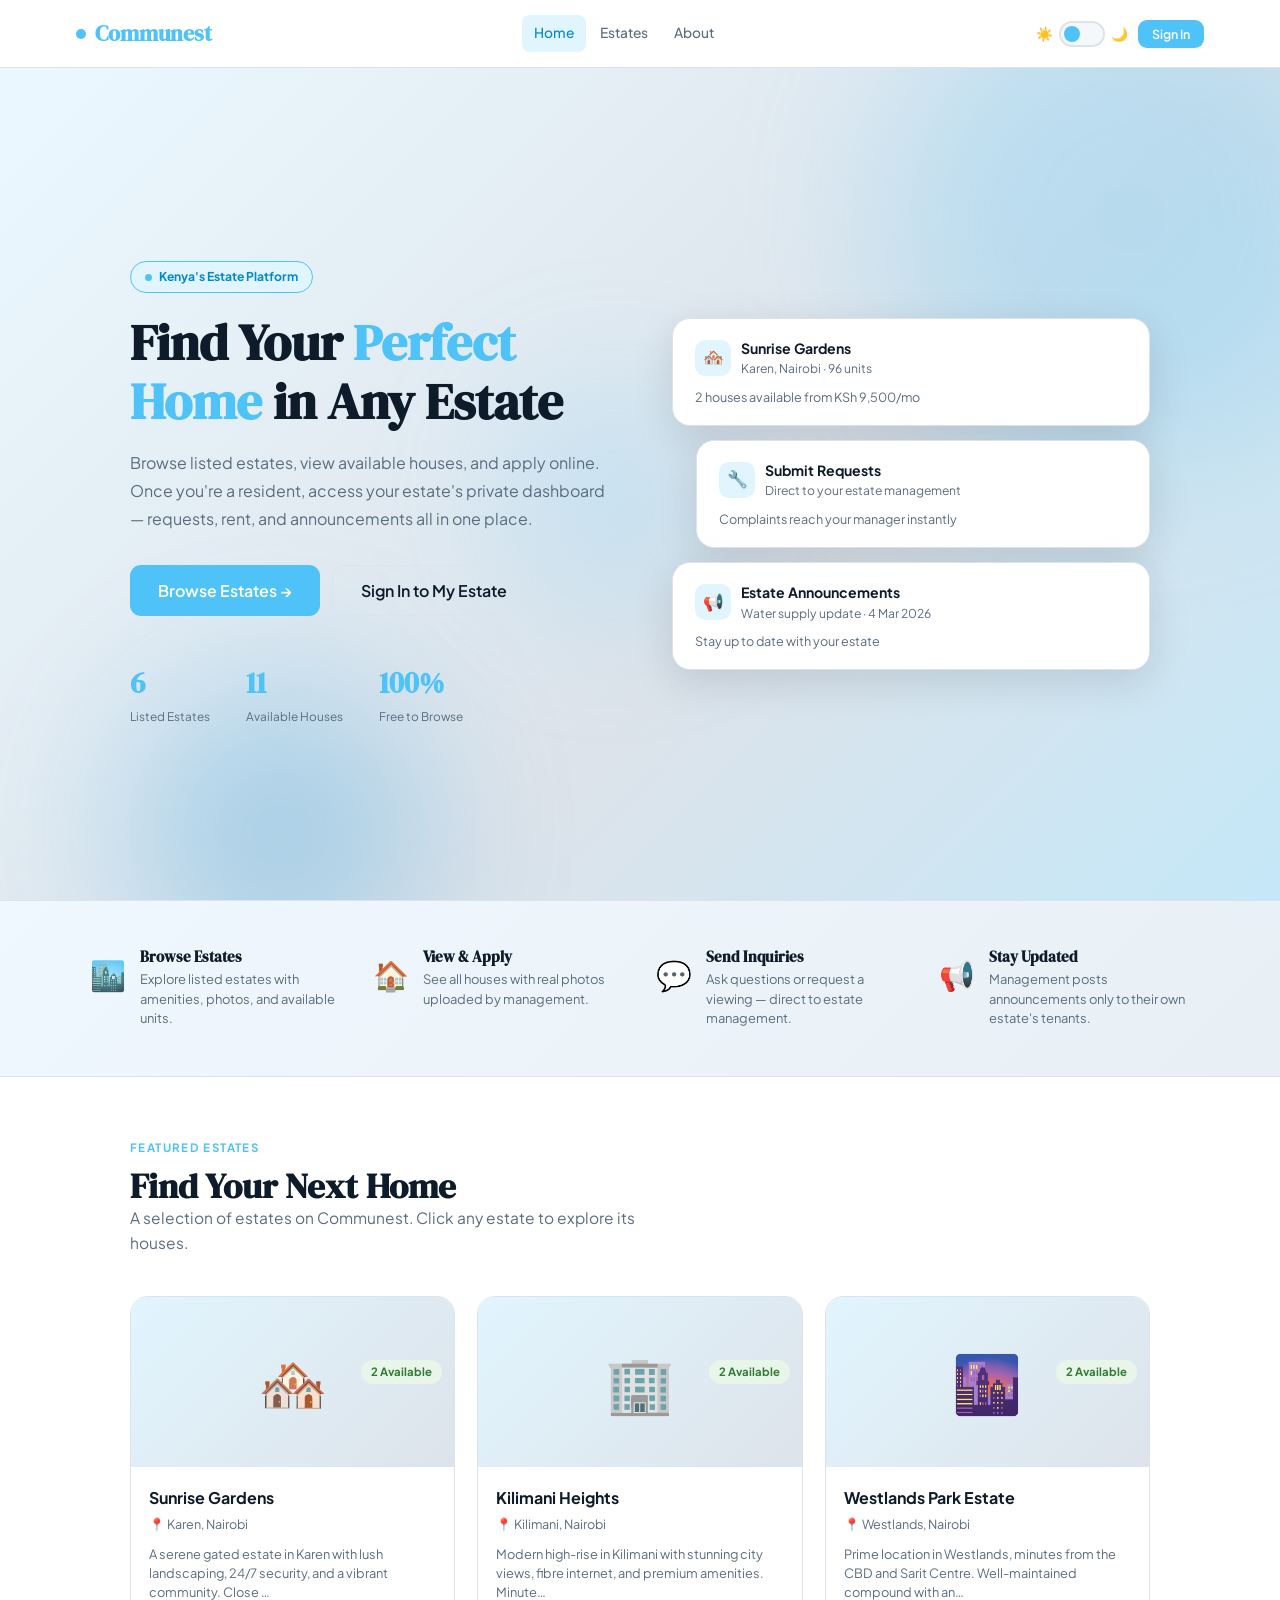
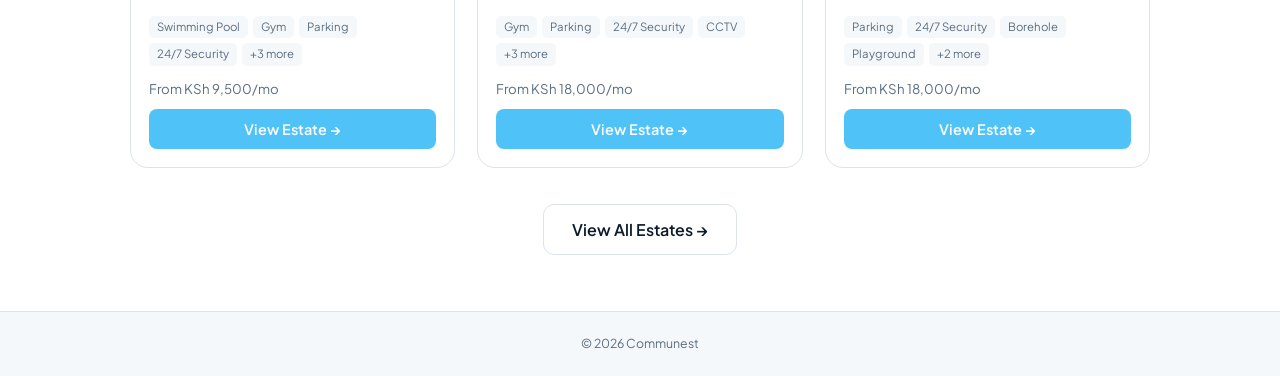
<file: communest.html>
<!DOCTYPE html>
<html lang="en" data-theme="light">
<head>
  <meta charset="UTF-8" />
  <meta name="viewport" content="width=device-width, initial-scale=1.0" />
  <title>Communest — Digital Estate Management</title>
  <link rel="preconnect" href="https://fonts.googleapis.com" />
  <link rel="preconnect" href="https://fonts.gstatic.com" crossorigin />
  <link href="https://fonts.googleapis.com/css2?family=Plus+Jakarta+Sans:ital,wght@0,300;0,400;0,500;0,600;0,700;0,800;1,400&family=DM+Serif+Display:ital@0;1&display=swap" rel="stylesheet" />
  <link rel="stylesheet" href="communest.css" />
</head>
<body>

<!-- ═══════════════════════════════════════════
     NAVBAR
═══════════════════════════════════════════ -->
<nav id="navbar">
  <div class="nav-container">
    <a class="nav-logo" href="#" onclick="showPage('home');return false;">
      <div class="logo-mark"></div>
      <strong>Communest</strong>
    </a>
    <div class="nav-links" id="navLinks">
      <a class="nav-link active" data-page="home"    href="#">Home</a>
      <a class="nav-link"        data-page="estates" href="#">Estates</a>
      <a class="nav-link"        data-page="about"   href="#">About</a>
    </div>
    <div class="nav-actions">
      <div class="theme-toggle-wrap">
        <span class="t-sun">☀️</span>
        <button class="theme-toggle" id="themeToggle" aria-label="Toggle theme">
          <div class="toggle-thumb"></div>
        </button>
        <span class="t-moon">🌙</span>
      </div>
      <button class="btn btn-sm nav-cta" id="navSignInBtn" onclick="openModal('authModal')">Sign In</button>
      <button class="hamburger" id="hamburger"><span></span><span></span><span></span></button>
    </div>
  </div>
</nav>


<!-- ═══════════════════════════════════════════
     HOME PAGE
═══════════════════════════════════════════ -->
<section id="page-home" class="page active">

  <div class="hero">
    <div class="hero-shapes">
      <div class="hs hs-1"></div>
      <div class="hs hs-2"></div>
      <div class="hs hs-3"></div>
    </div>
    <div class="hero-inner">
      <div class="hero-text">
        <div class="hero-badge"><div class="badge-pulse"></div> Kenya's Estate Platform</div>
        <h1>Find Your <em>Perfect Home</em> in Any Estate</h1>
        <p>Browse listed estates, view available houses, and apply online. Once you're a resident, access your estate's private dashboard — requests, rent, and announcements all in one place.</p>
        <div class="hero-btns">
          <button class="btn btn-primary btn-lg" onclick="showPage('estates')">Browse Estates →</button>
          <button class="btn btn-outline btn-lg" onclick="openModal('authModal')">Sign In to My Estate</button>
        </div>
        <div class="hero-stats">
          <div class="hstat"><span class="hstat-num" id="heroEstateCount">6</span><span class="hstat-lbl">Listed Estates</span></div>
          <div class="hstat"><span class="hstat-num" id="heroHouseCount">0</span><span class="hstat-lbl">Available Houses</span></div>
          <div class="hstat"><span class="hstat-num">100%</span><span class="hstat-lbl">Free to Browse</span></div>
        </div>
      </div>
      <div class="hero-cards">
        <div class="fcard fcard-1">
          <div class="fcard-row">
            <div class="fcard-icon">🏘️</div>
            <div class="fcard-info"><b>Sunrise Gardens</b><span>Karen, Nairobi · 96 units</span></div>
          </div>
          <p>2 houses available from KSh 9,500/mo</p>
        </div>
        <div class="fcard fcard-2">
          <div class="fcard-row">
            <div class="fcard-icon">🔧</div>
            <div class="fcard-info"><b>Submit Requests</b><span>Direct to your estate management</span></div>
          </div>
          <p>Complaints reach your manager instantly</p>
        </div>
        <div class="fcard fcard-3">
          <div class="fcard-row">
            <div class="fcard-icon">📢</div>
            <div class="fcard-info"><b>Estate Announcements</b><span>Water supply update · 4 Mar 2026</span></div>
          </div>
          <p>Stay up to date with your estate</p>
        </div>
      </div>
    </div>
  </div>

  <div class="features-band">
    <div class="features-band-inner">
      <div class="feat-item"><span>🏙️</span><div><h4>Browse Estates</h4><p>Explore listed estates with amenities, photos, and available units.</p></div></div>
      <div class="feat-item"><span>🏠</span><div><h4>View & Apply</h4><p>See all houses with real photos uploaded by management.</p></div></div>
      <div class="feat-item"><span>💬</span><div><h4>Send Inquiries</h4><p>Ask questions or request a viewing — direct to estate management.</p></div></div>
      <div class="feat-item"><span>📢</span><div><h4>Stay Updated</h4><p>Management posts announcements only to their own estate's tenants.</p></div></div>
    </div>
  </div>

  <div class="wrap">
    <div class="pg-hdr">
      <div class="pg-tag">Featured Estates</div>
      <h2>Find Your Next Home</h2>
      <p>A selection of estates on Communest. Click any estate to explore its houses.</p>
    </div>
    <div class="houses-grid" id="homeEstatesGrid"></div>
    <div style="text-align:center;margin-top:36px">
      <button class="btn btn-outline btn-lg" onclick="showPage('estates')">View All Estates →</button>
    </div>
  </div>

  <footer class="site-footer">© 2026 Communest</footer>
</section>


<!-- ═══════════════════════════════════════════
     ESTATES DIRECTORY  (with sidebar)
═══════════════════════════════════════════ -->
<section id="page-estates" class="page page-dash">
  <div class="dash-layout">

    <!-- Estates Sidebar -->
    <aside class="dash-sidebar">
      <div class="sb-brand">
        <div class="sb-logo">Estates</div>
        <div class="sb-role">Directory</div>
      </div>
      <nav class="sb-nav">
        <span class="sb-lbl">BROWSE</span>
        <button class="si active" data-estates-filter="all">🏙️ All Estates</button>
        <button class="si" data-estates-filter="available">✅ Has Availability</button>
        <button class="si" data-estates-filter="new">🆕 Newly Listed</button>

        <span class="sb-lbl">BY LOCATION</span>
        <button class="si" data-estates-loc="Karen">📍 Karen</button>
        <button class="si" data-estates-loc="Kilimani">📍 Kilimani</button>
        <button class="si" data-estates-loc="Westlands">📍 Westlands</button>
        <button class="si" data-estates-loc="Ngong Road">📍 Ngong Road</button>
        <button class="si" data-estates-loc="Lavington">📍 Lavington</button>
        <button class="si" data-estates-loc="Thika Road">📍 Thika Road</button>

        <span class="sb-lbl">MANAGE</span>
        <button class="si" onclick="openModal('listEstateModal')">➕ List Your Estate</button>

        <span class="sb-lbl">ACCOUNT</span>
        <button class="si" id="estDirSignInBtn" onclick="openModal('authModal')">🔑 Sign In</button>
        <button class="si si-back" onclick="showPage('home')" style="margin-top:8px">← Home</button>
      </nav>
    </aside>

    <!-- Estates Main Content -->
    <div class="dash-main">
      <div class="dp-hdr" style="margin-bottom:20px">
        <div>
          <h2 id="estDirTitle">All Listed Estates</h2>
          <div id="estDirSubtitle" style="font-size:.83rem;color:var(--text-3);margin-top:3px">Browse and click any estate to explore</div>
        </div>
      </div>
      <div class="filter-bar" style="margin-bottom:24px">
        <input class="input" id="estateSearch" placeholder="🔍 Search by name or location…" oninput="renderEstatesDirectory()" style="flex:1;min-width:180px;max-width:none" />
      </div>
      <div class="houses-grid" id="estatesDirectoryGrid"></div>
    </div>

  </div>
  <footer class="site-footer">© 2026 Communest</footer>
</section>


<!-- ═══════════════════════════════════════════
     ABOUT PAGE
═══════════════════════════════════════════ -->
<section id="page-about" class="page">

  <!-- About Hero -->
  <div style="background:var(--hero-grad);padding:80px 40px 60px;transition:background .35s">
    <div style="max-width:900px;margin:0 auto;display:grid;grid-template-columns:1fr 1fr;gap:60px;align-items:center" class="about-hero-grid">
      <div>
        <div class="pg-tag">About Communest</div>
        <h1 style="margin-bottom:16px">Built for Kenyan <em style="color:var(--sky);font-style:normal">Estates</em></h1>
        <p style="font-size:1rem;line-height:1.8;margin-bottom:28px">Communest is a digital platform bridging the gap between estate management and residents in Kenya. We provide a transparent, efficient space for listing estates, managing tenants, and resolving issues — all in one place.</p>
        <div class="hero-btns">
          <button class="btn btn-primary btn-lg" onclick="showPage('estates')">Browse Estates →</button>
          <button class="btn btn-outline btn-lg" onclick="openModal('listEstateModal')">List Your Estate</button>
        </div>
      </div>
      <div class="about-panel">
        <div class="abox">
          <span class="abox-lbl">Platform Stats</span>
          <div style="display:grid;grid-template-columns:1fr 1fr;gap:14px;margin-top:10px">
            <div style="text-align:center;padding:16px;background:var(--bg-2);border-radius:10px">
              <div style="font-family:'DM Serif Display',serif;font-size:2rem;color:var(--sky)" id="aboutEstCount">6</div>
              <div style="font-size:.74rem;color:var(--text-3)">Listed Estates</div>
            </div>
            <div style="text-align:center;padding:16px;background:var(--bg-2);border-radius:10px">
              <div style="font-family:'DM Serif Display',serif;font-size:2rem;color:var(--sky)" id="aboutHouseCount">0</div>
              <div style="font-size:.74rem;color:var(--text-3)">Available Houses</div>
            </div>
            <div style="text-align:center;padding:16px;background:var(--bg-2);border-radius:10px">
              <div style="font-family:'DM Serif Display',serif;font-size:2rem;color:var(--sky)">2025</div>
              <div style="font-size:.74rem;color:var(--text-3)">Founded</div>
            </div>
            <div style="text-align:center;padding:16px;background:var(--bg-2);border-radius:10px">
              <div style="font-family:'DM Serif Display',serif;font-size:2rem;color:var(--sky)">NBI</div>
              <div style="font-size:.74rem;color:var(--text-3)">Nairobi, Kenya</div>
            </div>
          </div>
        </div>
        <div class="abox abox-sky">
          <span class="abox-lbl">Our Mission</span>
          <p style="color:#fff;font-size:.88rem;line-height:1.65">To make estate management transparent, efficient, and accessible to every landlord and tenant across Kenya.</p>
        </div>
      </div>
    </div>
  </div>

  <!-- Establishment & History -->
  <div class="wrap">
    <div class="about-layout">
      <div>
        <div class="pg-tag">Establishment & History</div>
        <h2 style="margin-bottom:20px">How Communest Came to Be</h2>
        <p class="about-desc">Communest was conceived in 2024 by Kipngeno Shammah Kiplangat, a student at Pioneer International University pursuing a Bachelor of Information Technology, under the supervision of Dr. Odoyo. The platform emerged from a clear need observed across Nairobi's rapidly growing residential estate sector.</p>
        <p class="about-desc">Estate managers were drowning in paper-based systems — handwritten rent receipts, physical complaint books, and phone call chains for announcements. Tenants had no central place to track their lease, payments, or submit issues. The digital divide between management and residents was costing time, money, and trust.</p>
        <p class="about-desc">Communest was built to close that gap: a single digital space where an estate can exist online, where outsiders can browse and apply, and where tenants can manage their residency transparently.</p>

        <div class="about-feats" style="margin-top:32px">
          <div class="af"><div class="af-icon">📅</div><div><h4>2024 — Concept & Research</h4><p>Identified the gap in Kenya's estate management landscape through field research in Nairobi's residential areas.</p></div></div>
          <div class="af"><div class="af-icon">🖥️</div><div><h4>2025 — Development Begins</h4><p>Platform development begins at Pioneer International University as a final-year BIT project under academic supervision.</p></div></div>
          <div class="af"><div class="af-icon">🚀</div><div><h4>2026 — Platform Launch</h4><p>Communest goes live with 6 seed estates, full tenant management, photo galleries, and public inquiry features.</p></div></div>
        </div>
      </div>

      <div class="about-panel">
        <div class="abox">
          <span class="abox-lbl">Legal & Compliance</span>
          <div class="about-feats" style="margin-top:8px">
            <div class="af"><div class="af-icon">📜</div><div><h4>Title Deeds</h4><p>All estates listed on Communest are encouraged to register their title deed reference numbers for transparency. These are displayed on the estate's About page for prospective tenants to verify ownership through the Lands Registry.</p></div></div>
            <div class="af"><div class="af-icon">🏛️</div><div><h4>Land Registration Act, 2012</h4><p>Communest operates in alignment with Kenya's Land Registration Act, 2012, which governs ownership, transfer, and leasing of land and residential property across the country.</p></div></div>
            <div class="af"><div class="af-icon">🤝</div><div><h4>Tenancy Agreements</h4><p>Management teams are required to maintain formal lease agreements with all tenants. Communest stores lease start and end dates, monthly rent, and unit details digitally.</p></div></div>
            <div class="af"><div class="af-icon">🔒</div><div><h4>Data Privacy</h4><p>Tenant data is scoped strictly to their estate. No personal information is shared across estates or made public. Management can only access data for their own registered estate.</p></div></div>
          </div>
        </div>
      </div>
    </div>

    <!-- How it works -->
    <div style="margin-top:72px">
      <div class="pg-hdr" style="text-align:center;max-width:600px;margin:0 auto 48px">
        <div class="pg-tag">How It Works</div>
        <h2>Simple for Everyone</h2>
        <p>Whether you're looking for a home, managing an estate, or already a tenant — Communest has a clear flow for you.</p>
      </div>
      <div style="display:grid;grid-template-columns:repeat(3,1fr);gap:24px" class="how-grid">
        <div class="abox" style="text-align:center;padding:32px 24px">
          <div style="font-size:2.8rem;margin-bottom:16px">🏙️</div>
          <h4 style="margin-bottom:10px;font-family:'DM Serif Display',serif;font-size:1.1rem">1. Browse</h4>
          <p style="font-size:.85rem;line-height:1.6">Explore all listed estates, filter by location, view photos, and browse available houses at your own pace — no sign-in required.</p>
        </div>
        <div class="abox" style="text-align:center;padding:32px 24px">
          <div style="font-size:2.8rem;margin-bottom:16px">📋</div>
          <h4 style="margin-bottom:10px;font-family:'DM Serif Display',serif;font-size:1.1rem">2. Apply</h4>
          <p style="font-size:.85rem;line-height:1.6">Found a house you like? Submit an application directly. The estate's management team reviews it and assigns you a unit upon approval.</p>
        </div>
        <div class="abox" style="text-align:center;padding:32px 24px">
          <div style="font-size:2.8rem;margin-bottom:16px">🏠</div>
          <h4 style="margin-bottom:10px;font-family:'DM Serif Display',serif;font-size:1.1rem">3. Manage</h4>
          <p style="font-size:.85rem;line-height:1.6">Once connected, sign in to your estate's dashboard to pay rent, submit requests, view announcements, and manage your lease — all in one place.</p>
        </div>
      </div>
    </div>

    <!-- Developer -->
    <div style="margin-top:72px">
      <div class="about-layout">
        <div class="about-panel">
          <div class="abox abox-sky">
            <span class="abox-lbl">Developer</span>
            <div class="dev-name">Kipngeno Shammah Kiplangat</div>
            <div class="dev-meta">BIT/0935/2022 · Bachelor of Information Technology</div>
            <div class="dev-meta" style="margin-top:6px">Pioneer International University · Supervised by Dr. Odoyo</div>
          </div>
          <div class="abox">
            <span class="abox-lbl">Technology Stack</span>
            <div class="chip-row" style="margin-top:8px">
              <span class="chip chip-blue">HTML5</span>
              <span class="chip chip-blue">CSS3</span>
              <span class="chip chip-blue">Vanilla JavaScript</span>
              <span class="chip chip-blue">Plus Jakarta Sans</span>
              <span class="chip chip-blue">DM Serif Display</span>
            </div>
          </div>
          <div class="abox">
            <span class="abox-lbl">Key Features</span>
            <div class="chip-row" style="margin-top:8px">
              <span class="chip chip-green">Multi-Estate Isolation</span>
              <span class="chip chip-green">Tenant Dashboard</span>
              <span class="chip chip-green">Photo Galleries</span>
              <span class="chip chip-green">Lease Management</span>
              <span class="chip chip-green">Public Inquiries</span>
              <span class="chip chip-green">Dark / Light Mode</span>
            </div>
          </div>
        </div>
        <div>
          <div class="pg-tag">Academic Context</div>
          <h2 style="margin-bottom:20px">A Final-Year Project with Real-World Impact</h2>
          <p class="about-desc">Communest is submitted as a final-year project for the Bachelor of Information Technology degree at Pioneer International University, Nairobi. The project addresses real systemic issues in Kenya's residential property management sector.</p>
          <p class="about-desc">The platform demonstrates full-stack web development capabilities: multi-user authentication, role-based access control, estate-scoped data isolation, file uploads for photo galleries, and a responsive mobile-first design — all built without backend infrastructure, using the browser as a runtime environment.</p>
          <p class="about-desc">The goal was to produce not just a functional prototype, but a deployable product that could genuinely serve Kenyan estate managers and their tenants from day one.</p>
          <div class="about-feats" style="margin-top:28px">
            <div class="af"><div class="af-icon">🎓</div><div><h4>Academic Supervisor</h4><p>Dr. Odoyo · Pioneer International University · Nairobi, Kenya</p></div></div>
            <div class="af"><div class="af-icon">📧</div><div><h4>Contact Developer</h4><p>Available through Pioneer International University for queries regarding the platform.</p></div></div>
          </div>
        </div>
      </div>
    </div>
  </div>

  <footer class="site-footer">© 2026 Communest</footer>
</section>


<!-- ═══════════════════════════════════════════
     ESTATE PAGE — each estate's own space
═══════════════════════════════════════════ -->
<section id="page-estate" class="page page-dash">
  <div class="dash-layout">

    <!-- Sidebar -->
    <aside class="dash-sidebar">
      <div class="sb-brand">
        <div class="sb-logo" id="estateSidebarName">Estate</div>
        <div class="sb-role" id="estateSidebarRole">Public View</div>
      </div>
      <nav class="sb-nav">

        <span class="sb-lbl">EXPLORE</span>
        <button class="si active" data-panel="ep-houses">🏠 Available Houses</button>
        <button class="si"        data-panel="ep-about">ℹ️ About This Estate</button>
        <button class="si"        data-panel="ep-inquire">💬 Send Inquiry</button>

        <div id="tenantNav" style="display:none">
          <span class="sb-lbl">MY ESTATE</span>
          <button class="si" data-panel="ep-overview">📊 Overview</button>
          <button class="si" data-panel="ep-requests">🔧 My Requests</button>
          <button class="si" data-panel="ep-announcements">📢 Announcements</button>
          <button class="si" data-panel="ep-rent">💳 Rent & Payments</button>
          <button class="si" data-panel="ep-lease">📄 My Lease</button>
        </div>

        <div id="mgmtNav" style="display:none">
          <span class="sb-lbl">MANAGEMENT</span>
          <button class="si" data-panel="ep-mgmt-overview">📊 Overview</button>
          <button class="si" data-panel="ep-mgmt-requests">🔧 Tenant Requests</button>
          <button class="si" data-panel="ep-mgmt-announcements">📢 Announcements</button>
          <button class="si" data-panel="ep-mgmt-tenants">👥 My Tenants</button>
          <button class="si" data-panel="ep-mgmt-applications">📋 Applications</button>
          <button class="si" data-panel="ep-mgmt-houses">🏠 Manage Houses</button>
          <button class="si" data-panel="ep-mgmt-photos">🖼️ Estate Photos</button>
          <button class="si" data-panel="ep-mgmt-inquiries">💬 Inquiries</button>
        </div>

        <span class="sb-lbl">ACCOUNT</span>
        <div id="sidebarSignIn">
          <button class="si" onclick="openModal('authModal')">🔑 Sign In to My Estate</button>
        </div>
        <div id="sidebarUser" style="display:none">
          <button class="si" id="sidebarUserName" style="cursor:default;opacity:.7;pointer-events:none"></button>
          <button class="si si-back" onclick="doSignout()">← Sign Out</button>
        </div>
        <button class="si si-back" onclick="showPage('estates')" style="margin-top:8px">← Back to Estates</button>

      </nav>
    </aside>

    <!-- Main content -->
    <div class="dash-main">

      <!-- PUBLIC: Available Houses -->
      <div class="dp active" id="ep-houses">
        <div class="dp-hdr">
          <div>
            <h2>Available Houses</h2>
            <div id="epHousesSubtitle" style="font-size:.83rem;color:var(--text-3);margin-top:3px"></div>
          </div>
        </div>
        <div class="houses-grid" id="estateHousesGrid"></div>
      </div>

      <!-- PUBLIC: About This Estate -->
      <div class="dp" id="ep-about">
        <div class="dp-hdr"><h2>About This Estate</h2></div>
        <div id="epAboutContent"></div>
      </div>

      <!-- PUBLIC: Send Inquiry -->
      <div class="dp" id="ep-inquire">
        <div class="dp-hdr"><h2>Send an Inquiry</h2></div>
        <div class="inq-layout">
          <div>
            <p style="margin-bottom:24px;font-size:.95rem;line-height:1.75;color:var(--text-3)">Have a question about this estate? Want to arrange a viewing or check availability? Send a message directly to the management team.</p>
            <div class="contact-form-card">
              <div class="form-row">
                <div class="form-group"><label>Your Name</label><input class="input" id="inqName" placeholder="Full name" /></div>
                <div class="form-group"><label>Phone</label><input class="input" id="inqPhone" placeholder="+254 7XX XXX XXX" /></div>
              </div>
              <div class="form-group"><label>Email</label><input class="input" id="inqEmail" type="email" placeholder="your@email.com" /></div>
              <div class="form-group"><label>Subject</label>
                <select class="select" id="inqSubject">
                  <option>General Inquiry</option>
                  <option>Request a Viewing</option>
                  <option>Ask About Availability</option>
                  <option>Ask About Rent / Pricing</option>
                  <option>Other</option>
                </select>
              </div>
              <div class="form-group"><label>Message</label>
                <textarea class="textarea" id="inqMessage" rows="5" placeholder="Write your message here…"></textarea>
              </div>
              <button class="btn btn-primary btn-full" onclick="submitInquiry()">Send to Management →</button>
            </div>
            <div id="inqSuccessBanner" style="display:none" class="inq-success">
              <span>✅</span>
              <div><strong>Inquiry sent!</strong><p>The management team will respond within 24 hours.</p></div>
            </div>
          </div>
          <div id="epInquireContactInfo"></div>
        </div>
      </div>

      <!-- TENANT: Overview -->
      <div class="dp" id="ep-overview">
        <div class="dp-hdr">
          <div>
            <h2 id="tenantWelcome">Welcome back 👋</h2>
            <div id="tenantUnitTag" style="font-size:.83rem;color:var(--text-3);margin-top:3px"></div>
          </div>
          <span class="chip chip-green">Active Tenant</span>
        </div>
        <div class="stats-grid" id="tenantStats"></div>
        <div class="dp-section-lbl">Latest Announcements from Management</div>
        <div class="ann-list" id="tenantAnnPreview"></div>
      </div>

      <!-- TENANT: My Requests -->
      <div class="dp" id="ep-requests">
        <div class="dp-hdr">
          <h2>My Requests</h2>
          <button class="btn btn-primary btn-sm" onclick="openModal('requestModal')">+ New Request</button>
        </div>
        <div class="table-wrap">
          <table>
            <thead><tr><th>#</th><th>Issue</th><th>Category</th><th>Priority</th><th>Date</th><th>Status</th><th>Management Response</th></tr></thead>
            <tbody id="tenantRequestsTable"></tbody>
          </table>
        </div>
      </div>

      <!-- TENANT: Announcements -->
      <div class="dp" id="ep-announcements">
        <div class="dp-hdr"><h2>Estate Announcements</h2></div>
        <div class="ann-list" id="tenantAnnFull"></div>
      </div>

      <!-- TENANT: Rent & Payments -->
      <div class="dp" id="ep-rent">
        <div class="dp-hdr"><h2>Rent & Payments 💳</h2></div>
        <div id="tenantRentSummary"></div>
        <div class="dp-section-lbl" style="margin-top:28px">Payment History</div>
        <div class="table-wrap">
          <table>
            <thead><tr><th>Month</th><th>Amount</th><th>Due Date</th><th>Paid On</th><th>Status</th></tr></thead>
            <tbody id="tenantPaymentsTable"></tbody>
          </table>
        </div>
      </div>

      <!-- TENANT: My Lease -->
      <div class="dp" id="ep-lease">
        <div class="dp-hdr"><h2>My Lease 📄</h2></div>
        <div id="tenantLeaseContent"></div>
      </div>

      <!-- MGMT: Overview -->
      <div class="dp" id="ep-mgmt-overview">
        <div class="dp-hdr">
          <div>
            <h2 id="mgmtWelcome">Management Overview</h2>
            <div id="mgmtEstateTag" style="font-size:.83rem;color:var(--text-3);margin-top:3px"></div>
          </div>
        </div>
        <div class="stats-grid" id="mgmtStats"></div>
        <div class="dp-section-lbl">Recent Requests</div>
        <div class="table-wrap">
          <table>
            <thead><tr><th>Tenant</th><th>Unit</th><th>Issue</th><th>Status</th></tr></thead>
            <tbody id="mgmtRecentRequests"></tbody>
          </table>
        </div>
      </div>

      <!-- MGMT: Tenant Requests -->
      <div class="dp" id="ep-mgmt-requests">
        <div class="dp-hdr"><h2>Tenant Requests</h2></div>
        <div class="table-wrap">
          <table>
            <thead><tr><th>#</th><th>Tenant</th><th>Unit</th><th>Issue</th><th>Category</th><th>Date</th><th>Status</th><th>Action</th></tr></thead>
            <tbody id="mgmtRequestsTable"></tbody>
          </table>
        </div>
      </div>

      <!-- MGMT: Post Announcement -->
      <div class="dp" id="ep-mgmt-announcements">
        <div class="dp-hdr"><h2>Post Announcement</h2></div>
        <div class="contact-form-card" style="max-width:600px;margin-bottom:32px">
          <div class="form-group"><label>Title</label>
            <input class="input" id="annTitle" placeholder="e.g. Water supply interruption on 6th March" />
          </div>
          <div class="form-row">
            <div class="form-group"><label>Category</label>
              <select class="select" id="annCat">
                <option>Maintenance</option><option>Notice</option><option>Event</option>
                <option>Security</option><option>Urgent</option>
              </select>
            </div>
            <div class="form-group"><label>Date</label>
              <input class="input" id="annDate" type="date" />
            </div>
          </div>
          <div class="form-group"><label>Message</label>
            <textarea class="textarea" id="annMsg" rows="5" placeholder="Full announcement details…"></textarea>
          </div>
          <button class="btn btn-primary" onclick="submitAnnouncement()">Post to All Tenants →</button>
        </div>
        <div class="dp-section-lbl">Previously Posted</div>
        <div class="ann-list" id="mgmtAnnList"></div>
      </div>

      <!-- MGMT: My Tenants -->
      <div class="dp" id="ep-mgmt-tenants">
        <div class="dp-hdr">
          <h2>My Tenants</h2>
          <span class="chip chip-blue" id="mgmtTenantCount">0 tenants</span>
        </div>
        <div class="table-wrap">
          <table>
            <thead><tr><th>Name</th><th>Unit</th><th>Email</th><th>Phone</th><th>Rent/mo</th><th>Lease End</th><th>Status</th></tr></thead>
            <tbody id="mgmtTenantsTable"></tbody>
          </table>
        </div>
      </div>

      <!-- MGMT: Applications -->
      <div class="dp" id="ep-mgmt-applications">
        <div class="dp-hdr"><h2>Rental Applications</h2></div>
        <div class="table-wrap">
          <table>
            <thead><tr><th>Applicant</th><th>Email</th><th>Unit Applied</th><th>Date</th><th>Status</th><th>Action</th></tr></thead>
            <tbody id="mgmtApplicationsTable"></tbody>
          </table>
        </div>
      </div>

      <!-- MGMT: Manage Houses -->
      <div class="dp" id="ep-mgmt-houses">
        <div class="dp-hdr">
          <h2>Manage Houses</h2>
          <button class="btn btn-primary btn-sm" onclick="openModal('addHouseModal')">+ Add House</button>
        </div>
        <div class="table-wrap">
          <table>
            <thead><tr><th>Unit</th><th>Type</th><th>Rent</th><th>Block</th><th>Floor</th><th>Photos</th><th>Status</th><th>Actions</th></tr></thead>
            <tbody id="mgmtHousesTable"></tbody>
          </table>
        </div>
      </div>

      <!-- MGMT: Estate Photos -->
      <div class="dp" id="ep-mgmt-photos">
        <div class="dp-hdr">
          <h2>Estate Photos 🖼️</h2>
          <span style="font-size:.82rem;color:var(--text-3)">Visible to all visitors on your estate page</span>
        </div>
        <p style="font-size:.9rem;color:var(--text-3);margin-bottom:24px;line-height:1.7">Upload photos of your estate's common areas, facilities, and surroundings. These appear publicly so prospective tenants can get a feel for the estate before inquiring.</p>

        <!-- Upload zone -->
        <div class="gallery-upload-area" style="max-width:600px;margin-bottom:28px" onclick="document.getElementById('estatePhotoInput').click()">
          <div class="gua-icon">🖼️</div>
          <div class="gua-text">
            <strong>Click to upload estate photos</strong>
            <span>Common areas, gate, parking, gym, pool, gardens · JPG, PNG, WEBP</span>
          </div>
          <input type="file" id="estatePhotoInput" accept="image/*" multiple style="display:none" onchange="handleEstatePhotoUpload(event)" />
        </div>

        <!-- Photo categories hint -->
        <div style="display:flex;gap:8px;flex-wrap:wrap;margin-bottom:24px">
          <span class="chip chip-blue">🚪 Gate & Entrance</span>
          <span class="chip chip-blue">🌿 Gardens</span>
          <span class="chip chip-blue">🅿️ Parking</span>
          <span class="chip chip-blue">💪 Gym</span>
          <span class="chip chip-blue">🏊 Pool</span>
          <span class="chip chip-blue">🔒 Security</span>
        </div>

        <!-- Uploaded photos grid -->
        <div class="dp-section-lbl">Uploaded Photos (<span id="estatePhotoCount">0</span>)</div>
        <div id="estatePhotosGrid" class="estate-photos-grid"></div>
      </div>

      <!-- MGMT: Inquiries -->
      <div class="dp" id="ep-mgmt-inquiries">
        <div class="dp-hdr">
          <h2>Public Inquiries</h2>
          <span class="chip chip-blue" id="mgmtInqCount">0 inquiries</span>
        </div>
        <div class="table-wrap">
          <table>
            <thead><tr><th>From</th><th>Phone</th><th>Email</th><th>Subject</th><th>Message</th><th>Date</th><th>Status</th><th>Action</th></tr></thead>
            <tbody id="mgmtInquiriesTable"></tbody>
          </table>
        </div>
      </div>

    </div><!-- /dash-main -->
  </div><!-- /dash-layout -->
</section>


<!-- ═══════════════════════════════════════════
     MODALS
═══════════════════════════════════════════ -->

<!-- List Your Estate -->
<div class="overlay" id="listEstateModal">
  <div class="modal" style="max-width:600px">
    <div class="modal-hdr">
      <h3>List Your Estate on Communest</h3>
      <button class="modal-x" onclick="closeModal('listEstateModal')">✕</button>
    </div>
    <p style="font-size:.87rem;color:var(--text-3);margin-bottom:22px">Fill in your estate's details. Once submitted, your estate gets its own dedicated page where visitors can browse houses, view photos, send inquiries, and apply.</p>
    <div class="form-row">
      <div class="form-group"><label>Estate Name *</label><input class="input" id="leEstateName" placeholder="e.g. Sunrise Gardens" /></div>
      <div class="form-group"><label>Location *</label><input class="input" id="leLocation" placeholder="e.g. Karen, Nairobi" /></div>
    </div>
    <div class="form-group"><label>Description *</label>
      <textarea class="textarea" id="leDesc" rows="3" placeholder="Describe your estate — surroundings, vibe, unique features…"></textarea>
    </div>
    <div class="form-row">
      <div class="form-group"><label>Total Units</label><input class="input" id="leUnits" type="number" placeholder="e.g. 96" /></div>
      <div class="form-group"><label>Year Built</label><input class="input" id="leYear" placeholder="e.g. 2018" /></div>
    </div>
    <div class="form-group"><label>Amenities (comma separated)</label>
      <input class="input" id="leAmenities" placeholder="Parking, Swimming Pool, Gym, CCTV, Borehole…" />
    </div>
    <hr style="border:none;border-top:1px solid var(--border);margin:20px 0" />
    <p style="font-size:.82rem;font-weight:700;color:var(--text-2);margin-bottom:14px">Management Contact</p>
    <div class="form-row">
      <div class="form-group"><label>Manager Name *</label><input class="input" id="leMgrName" placeholder="Full name" /></div>
      <div class="form-group"><label>Email *</label><input class="input" id="leMgrEmail" type="email" placeholder="manager@estate.ke" /></div>
    </div>
    <div class="form-row">
      <div class="form-group"><label>Phone *</label><input class="input" id="leMgrPhone" placeholder="+254 7XX XXX XXX" /></div>
      <div class="form-group"><label>Management Password</label><input class="input" id="leMgrPass" type="password" placeholder="Min. 6 characters" /></div>
    </div>
    <div class="modal-actions">
      <button class="btn btn-outline" onclick="closeModal('listEstateModal')">Cancel</button>
      <button class="btn btn-primary" onclick="submitListEstate()">List My Estate →</button>
    </div>
  </div>
</div>

<!-- Auth (Sign In / Register) -->
<div class="overlay" id="authModal">
  <div class="modal">
    <div class="modal-hdr">
      <h3>Welcome to Communest</h3>
      <button class="modal-x" onclick="closeModal('authModal')">✕</button>
    </div>
    <div class="auth-tabs">
      <button class="atab active" onclick="authTab('signin')">Sign In</button>
      <button class="atab"        onclick="authTab('signup')">Register</button>
    </div>
    <div class="aform active" id="signinForm">
      <div class="form-group"><label>Email</label><input class="input" id="siEmail" type="email" placeholder="your@email.com" /></div>
      <div class="form-group"><label>Password</label><input class="input" id="siPassword" type="password" placeholder="••••••••" /></div>
      <button class="btn btn-primary btn-full" onclick="doLogin()" style="margin-top:4px">Sign In →</button>
      <p style="font-size:.78rem;margin-top:14px;text-align:center;color:var(--text-3)">
        Demo — Tenant: <code>shammah@email.com</code> / <code>ten123</code><br>
        Manager: <code>james@sunrise.ke</code> / <code>mgr123</code>
      </p>
    </div>
    <div class="aform" id="signupForm">
      <div class="form-row">
        <div class="form-group"><label>First Name</label><input class="input" id="suFirst" placeholder="First name" /></div>
        <div class="form-group"><label>Last Name</label><input class="input" id="suLast" placeholder="Last name" /></div>
      </div>
      <div class="form-group"><label>Email</label><input class="input" id="suEmail" type="email" placeholder="your@email.com" /></div>
      <div class="form-group"><label>Phone</label><input class="input" id="suPhone" placeholder="+254 7XX XXX XXX" /></div>
      <div class="form-group"><label>Password</label><input class="input" id="suPass" type="password" placeholder="Min. 6 characters" /></div>
      <button class="btn btn-primary btn-full" onclick="doSignup()" style="margin-top:4px">Create Account →</button>
      <p style="font-size:.78rem;margin-top:12px;color:var(--text-3);text-align:center">After registering, browse estates, apply for a house, and management will connect your account.</p>
    </div>
  </div>
</div>

<!-- Apply for House -->
<div class="overlay" id="applyModal">
  <div class="modal">
    <div class="modal-hdr">
      <h3>Apply for This House</h3>
      <button class="modal-x" onclick="closeModal('applyModal')">✕</button>
    </div>
    <div class="apply-info" id="applyInfo"></div>
    <div class="form-row">
      <div class="form-group"><label>First Name</label><input class="input" id="apFirst" /></div>
      <div class="form-group"><label>Last Name</label><input class="input" id="apLast" /></div>
    </div>
    <div class="form-group"><label>Email</label><input class="input" id="apEmail" type="email" /></div>
    <div class="form-group"><label>Phone</label><input class="input" id="apPhone" /></div>
    <div class="form-group"><label>Occupation</label><input class="input" id="apOcc" /></div>
    <div class="form-group"><label>Message to Management (optional)</label>
      <textarea class="textarea" id="apMsg" rows="3"></textarea>
    </div>
    <div class="modal-actions">
      <button class="btn btn-outline" onclick="closeModal('applyModal')">Cancel</button>
      <button class="btn btn-primary" onclick="submitApplication()">Submit Application →</button>
    </div>
  </div>
</div>

<!-- New Request (Tenant) -->
<div class="overlay" id="requestModal">
  <div class="modal">
    <div class="modal-hdr">
      <h3>Submit a Request</h3>
      <button class="modal-x" onclick="closeModal('requestModal')">✕</button>
    </div>
    <div class="form-group"><label>Brief Title</label>
      <input class="input" id="reqTitle" placeholder="e.g. Leaking tap in bathroom" />
    </div>
    <div class="form-row">
      <div class="form-group"><label>Category</label>
        <select class="select" id="reqCat">
          <option>Plumbing</option><option>Electrical</option><option>Security</option>
          <option>Cleaning</option><option>Noise</option><option>Other</option>
        </select>
      </div>
      <div class="form-group"><label>Priority</label>
        <select class="select" id="reqPriority">
          <option>Low</option><option>Medium</option><option>High</option><option>Urgent</option>
        </select>
      </div>
    </div>
    <div class="form-group"><label>Details</label>
      <textarea class="textarea" id="reqDesc" rows="4" placeholder="Describe the issue in detail…"></textarea>
    </div>
    <div class="modal-actions">
      <button class="btn btn-outline" onclick="closeModal('requestModal')">Cancel</button>
      <button class="btn btn-primary" onclick="submitRequest()">Send to Management →</button>
    </div>
  </div>
</div>

<!-- Approve & Assign (Management) -->
<div class="overlay" id="assignModal">
  <div class="modal">
    <div class="modal-hdr">
      <h3>Approve & Assign Unit</h3>
      <button class="modal-x" onclick="closeModal('assignModal')">✕</button>
    </div>
    <div class="apply-info" id="assignInfo"></div>
    <div class="form-group"><label>Assign Unit</label>
      <select class="select" id="assignUnit"></select>
    </div>
    <div class="form-row">
      <div class="form-group"><label>Monthly Rent (KSh)</label><input class="input" id="assignRent" type="number" /></div>
      <div class="form-group"><label>Lease Start</label><input class="input" id="assignStart" type="date" /></div>
    </div>
    <div class="form-group"><label>Lease End Date</label><input class="input" id="assignEnd" type="date" /></div>
    <div class="modal-actions">
      <button class="btn btn-outline" onclick="closeModal('assignModal')">Cancel</button>
      <button class="btn btn-primary" onclick="confirmAssignment()">Approve & Connect →</button>
    </div>
  </div>
</div>

<!-- Resolve Request (Management) -->
<div class="overlay" id="resolveModal">
  <div class="modal">
    <div class="modal-hdr">
      <h3>Resolve Request</h3>
      <button class="modal-x" onclick="closeModal('resolveModal')">✕</button>
    </div>
    <div class="apply-info" id="resolveInfo"></div>
    <div class="form-group"><label>Response / Resolution Note</label>
      <textarea class="textarea" id="resolveNote" rows="4" placeholder="Describe what was done…"></textarea>
    </div>
    <div class="modal-actions">
      <button class="btn btn-outline" onclick="closeModal('resolveModal')">Cancel</button>
      <button class="btn btn-primary" onclick="confirmResolve()">Mark Resolved →</button>
    </div>
  </div>
</div>

<!-- House Photo Gallery -->
<div class="overlay" id="houseGalleryModal">
  <div class="modal" style="max-width:700px">
    <div class="modal-hdr">
      <div>
        <h3 id="galleryHouseName">Unit Photos</h3>
        <div id="galleryHouseMeta" style="font-size:.8rem;color:var(--text-3);margin-top:2px"></div>
      </div>
      <button class="modal-x" onclick="closeModal('houseGalleryModal')">✕</button>
    </div>
    <div class="gallery-main" id="galleryMain"></div>
    <div class="gallery-thumbs" id="galleryThumbs"></div>
    <div id="galleryUploadZone" style="display:none">
      <div class="gallery-upload-area" onclick="document.getElementById('photoFileInput').click()">
        <div class="gua-icon">📷</div>
        <div class="gua-text">
          <strong>Click to upload photos</strong>
          <span>or drag & drop · JPG, PNG, WEBP</span>
        </div>
        <input type="file" id="photoFileInput" accept="image/*" multiple style="display:none" onchange="handlePhotoUpload(event)" />
      </div>
    </div>
    <div class="modal-actions">
      <button class="btn btn-outline" onclick="closeModal('houseGalleryModal')">Close</button>
      <button class="btn btn-primary" id="galleryApplyBtn" style="display:none" onclick="applyFromGallery()">Apply for This House →</button>
    </div>
  </div>
</div>

<!-- Add House (Management) -->
<div class="overlay" id="addHouseModal">
  <div class="modal">
    <div class="modal-hdr">
      <h3>Add New House</h3>
      <button class="modal-x" onclick="closeModal('addHouseModal')">✕</button>
    </div>
    <div class="form-row">
      <div class="form-group"><label>Unit Number</label><input class="input" id="ahUnit" placeholder="e.g. 3A" /></div>
      <div class="form-group"><label>Block</label><input class="input" id="ahBlock" placeholder="e.g. Block A" /></div>
    </div>
    <div class="form-row">
      <div class="form-group"><label>Type</label>
        <select class="select" id="ahType">
          <option>Bedsitter</option><option>Studio</option><option>1 Bedroom</option>
          <option>2 Bedrooms</option><option>3 Bedrooms</option>
        </select>
      </div>
      <div class="form-group"><label>Floor</label><input class="input" id="ahFloor" placeholder="e.g. 2nd Floor" /></div>
    </div>
    <div class="form-group"><label>Monthly Rent (KSh)</label><input class="input" id="ahPrice" type="number" /></div>
    <div class="form-group"><label>Features (comma separated)</label>
      <input class="input" id="ahFeats" placeholder="Parking, WiFi, Security" />
    </div>
    <div class="form-group"><label>Description</label>
      <textarea class="textarea" id="ahDesc" rows="3"></textarea>
    </div>
    <div class="modal-actions">
      <button class="btn btn-outline" onclick="closeModal('addHouseModal')">Cancel</button>
      <button class="btn btn-primary" onclick="submitNewHouse()">Add House →</button>
    </div>
  </div>
</div>

<script src="commmunest.js"></script>
</body>
</html>
</file>
<file: communest.css>
/* ═══════════════════════════════════════════════════════════════
   COMMUNEST — style.css
   Communest Digital Estate Management Platform
   Author: Kipngeno Shammah Kiplangat · BIT/0935/2022
   Supervised by: Dr. Odoyo · Pioneer International University
   ═══════════════════════════════════════════════════════════════ */

/* ──────────────────────────────────────────
   1. CSS CUSTOM PROPERTIES (THEME TOKENS)
   ────────────────────────────────────────── */

/* ──────────────────────────────────────────
   0. ROOT CONSTANTS — theme-independent
   ────────────────────────────────────────── */
:root {
  --radius-sm:  8px;
  --radius:     14px;
  --radius-lg:  18px;
  --radius-xl:  24px;
}

/* LIGHT THEME */
[data-theme="light"] {
  --sky:           #4FC3F7;
  --sky-dark:      #0288D1;
  --sky-light:     #E1F5FE;
  --sky-mid:       #B3E5FC;
  --success:       #2E7D32;
  --success-bg:    #E8F5E9;
  --warning:       #E65100;
  --warning-bg:    #FFF3E0;
  --info:          #1565C0;
  --info-bg:       #E3F2FD;

  --bg:            #FFFFFF;
  --bg-2:          #F5F8FB;
  --bg-3:          #EBF4FB;
  --card:          #FFFFFF;
  --card-hover:    #F9FCFF;
  --sidebar:       #0D1B2A;
  --nav-bg:        rgba(255, 255, 255, 0.95);
  --border:        #DDE3EA;
  --border-focus:  #4FC3F7;

  --text:          #0D1B2A;
  --text-2:        #2A3B4C;
  --text-3:        #5A6D7E;
  --text-invert:   #FFFFFF;

  --shadow-sm:     0 2px 8px rgba(13, 27, 42, 0.06);
  --shadow:        0 4px 20px rgba(13, 27, 42, 0.09);
  --shadow-lg:     0 12px 40px rgba(13, 27, 42, 0.13);
  --shadow-sky:    0 6px 24px rgba(79, 195, 247, 0.30);

  --hero-grad:     linear-gradient(135deg, #EBF8FF 0%, #DDE3EA 60%, #C5E8F8 100%);
  --feat-grad:     linear-gradient(135deg, #F0F8FF, #E8EFF5);
  --about-panel:   linear-gradient(145deg, #B3E5FC, #DDE3EA);

  --row-hover:     #F0F7FC;
  --thead-bg:      #EBF0F5;

  color-scheme: light;
}

/* DARK THEME */
[data-theme="dark"] {
  --sky:           #4FC3F7;
  --sky-dark:      #29B6F6;
  --sky-light:     #0A2030;
  --sky-mid:       #0D3048;
  --success:       #81C784;
  --success-bg:    #0A2E10;
  --warning:       #FFB74D;
  --warning-bg:    #2E1800;
  --info:          #64B5F6;
  --info-bg:       #0A1E38;

  --bg:            #0B1520;
  --bg-2:          #101E2C;
  --bg-3:          #0E1929;
  --card:          #152232;
  --card-hover:    #1A2D3E;
  --sidebar:       #080F1A;
  --nav-bg:        rgba(11, 21, 32, 0.97);
  --border:        #1C3048;
  --border-focus:  #4FC3F7;

  --text:          #DFF0FA;
  --text-2:        #9CBDD4;
  --text-3:        #6A8BA0;
  --text-invert:   #0D1B2A;

  --shadow-sm:     0 2px 8px rgba(0, 0, 0, 0.4);
  --shadow:        0 4px 20px rgba(0, 0, 0, 0.5);
  --shadow-lg:     0 12px 40px rgba(0, 0, 0, 0.6);
  --shadow-sky:    0 6px 24px rgba(79, 195, 247, 0.20);

  --hero-grad:     linear-gradient(135deg, #0A1828 0%, #0D1E2E 60%, #091520 100%);
  --feat-grad:     linear-gradient(135deg, #0F1E2E, #101A28);
  --about-panel:   linear-gradient(145deg, #0A2030, #172840);

  --row-hover:     #1A2D3E;
  --thead-bg:      #172437;

  color-scheme: dark;
}

/* ──────────────────────────────────────────
   2. RESET & BASE
   ────────────────────────────────────────── */

*, *::before, *::after {
  margin: 0;
  padding: 0;
  box-sizing: border-box;
}

html {
  scroll-behavior: smooth;
  font-size: 16px;
}

body {
  font-family: 'Plus Jakarta Sans', sans-serif;
  background-color: var(--bg);
  color: var(--text);
  line-height: 1.6;
  overflow-x: hidden;
  transition: background-color 0.35s ease, color 0.35s ease;
}

img { max-width: 100%; display: block; }
button { cursor: pointer; font-family: inherit; }
a { color: inherit; }
input, select, textarea { font-family: inherit; }

/* ──────────────────────────────────────────
   3. TYPOGRAPHY
   ────────────────────────────────────────── */

h1, h2, h3, h4 {
  font-family: 'DM Serif Display', serif;
  font-weight: 800;
  color: var(--text);
  line-height: 1.15;
}

h1 { font-size: clamp(2rem, 4.5vw, 3.2rem); }
h2 { font-size: clamp(1.6rem, 3vw, 2.2rem); }
h3 { font-size: 1.3rem; }
h4 { font-size: 1rem; font-weight: 700; }

p { color: var(--text-3); }

/* ──────────────────────────────────────────
   4. UTILITY CLASSES
   ────────────────────────────────────────── */

.wrap {
  max-width: 1100px;
  margin: 0 auto;
  padding: 56px 40px;
}

.pg-hdr { margin-bottom: 40px; }
.pg-tag {
  display: inline-block;
  font-size: 0.72rem;
  font-weight: 700;
  letter-spacing: 0.12em;
  text-transform: uppercase;
  color: var(--sky);
  margin-bottom: 8px;
}
.pg-title {
  font-family: 'DM Serif Display', serif;
  font-size: clamp(1.6rem, 3vw, 2.2rem);
  font-weight: 800;
  color: var(--text);
  margin-bottom: 10px;
}
.pg-hdr p { font-size: 0.97rem; color: var(--text-3); max-width: 540px; }

/* ──────────────────────────────────────────
   5. BUTTONS
   ────────────────────────────────────────── */

.btn {
  display: inline-flex;
  align-items: center;
  justify-content: center;
  gap: 7px;
  padding: 11px 22px;
  border-radius: var(--radius-sm);
  font-size: 0.9rem;
  font-weight: 600;
  border: none;
  cursor: pointer;
  transition: all 0.2s ease, border-radius 0.35s;
  text-decoration: none;
  white-space: nowrap;
}

.btn-primary {
  background: var(--sky);
  color: #fff;
}
.btn-primary:hover {
  background: var(--sky-dark);
  transform: translateY(-1px);
  box-shadow: var(--shadow-sky);
}

.btn-outline {
  background: transparent;
  color: var(--text);
  border: 1.5px solid var(--border);
}
.btn-outline:hover {
  border-color: var(--sky);
  color: var(--sky);
  background: var(--sky-light);
}

.btn-ghost {
  background: transparent;
  color: var(--text-2);
  border: 1.5px solid var(--border);
}
.btn-ghost:hover { background: var(--bg-2); }

.btn-lg { padding: 14px 28px; font-size: 1rem; border-radius: 11px; }
.btn-sm { padding: 6px 14px; font-size: 0.78rem; border-radius: 7px; }
.btn-full { width: 100%; }

/* ──────────────────────────────────────────
   6. CHIPS / BADGES
   ────────────────────────────────────────── */

.chip {
  display: inline-block;
  padding: 3px 10px;
  border-radius: 20px;
  font-size: 0.71rem;
  font-weight: 700;
  white-space: nowrap;
}

.chip-green  { background: var(--success-bg); color: var(--success); }
.chip-orange { background: var(--warning-bg); color: var(--warning); }
.chip-blue   { background: var(--info-bg);    color: var(--info); }

.chip-row { display: flex; gap: 6px; flex-wrap: wrap; }

/* ──────────────────────────────────────────
   7. FORM ELEMENTS
   ────────────────────────────────────────── */

.form-group { margin-bottom: 16px; }
.form-group label {
  display: block;
  font-size: 0.83rem;
  font-weight: 600;
  color: var(--text-2);
  margin-bottom: 6px;
}

.input, .select, .textarea {
  width: 100%;
  padding: 11px 14px;
  border: 1.5px solid var(--border);
  border-radius: var(--radius-sm);
  font-size: 0.89rem;
  font-family: 'Plus Jakarta Sans', sans-serif;
  color: var(--text);
  background: var(--bg-2);
  outline: none;
  transition: border-color 0.2s, background 0.3s, color 0.3s;
  appearance: none;
  -webkit-appearance: none;
}
.input:focus, .select:focus, .textarea:focus {
  border-color: var(--border-focus);
  background: var(--card);
}
.textarea { resize: vertical; min-height: 90px; }
.select { cursor: pointer; }

.form-row {
  display: grid;
  grid-template-columns: 1fr 1fr;
  gap: 14px;
}

.form-grid {
  display: grid;
  grid-template-columns: 1fr 1fr;
  gap: 14px;
  margin-bottom: 20px;
}

/* ──────────────────────────────────────────
   8. NAVBAR
   ────────────────────────────────────────── */

#navbar {
  position: fixed;
  top: 0; left: 0; right: 0;
  z-index: 900;
  background: var(--nav-bg);
  backdrop-filter: blur(18px);
  -webkit-backdrop-filter: blur(18px);
  border-bottom: 1px solid var(--border);
  height: 68px;
  transition: background 0.35s, border-color 0.35s;
}

.nav-container {
  max-width: 1200px;
  margin: 0 auto;
  padding: 0 36px;
  height: 100%;
  display: flex;
  align-items: center;
  justify-content: space-between;
  gap: 16px;
}

.nav-logo {
  display: flex;
  align-items: center;
  gap: 9px;
  font-family: 'DM Serif Display', serif;
  font-size: 1.4rem;
  font-weight: 400;
  color: var(--text);
  text-decoration: none;
}
.nav-logo strong { font-weight: 800; color: var(--sky); }
.logo-mark {
  width: 10px; height: 10px;
  border-radius: 50%;
  background: var(--sky);
  animation: livePulse 2s ease-in-out infinite;
}
@keyframes livePulse { 0%, 100% { opacity: 1; } 50% { opacity: 0.3; } }

.nav-links {
  display: flex;
  align-items: center;
  gap: 2px;
  flex: 1;
  justify-content: center;
}
.nav-link {
  font-size: 0.86rem;
  font-weight: 500;
  color: var(--text-3);
  text-decoration: none;
  padding: 7px 12px;
  border-radius: var(--radius-sm);
  transition: all 0.2s;
}
.nav-link:hover { background: var(--bg-2); color: var(--text); }
.nav-link.active { background: var(--sky-light); color: var(--sky); }
[data-theme="light"] .nav-link.active { color: var(--sky-dark); }

.nav-actions {
  display: flex;
  align-items: center;
  gap: 10px;
}

/* THEME TOGGLE */
.theme-toggle-wrap {
  display: flex;
  align-items: center;
  gap: 6px;
}
.t-sun, .t-moon { font-size: 0.85rem; }

.theme-toggle {
  position: relative;
  width: 46px;
  height: 26px;
  border-radius: 13px;
  border: 2px solid var(--border);
  background: var(--bg-2);
  cursor: pointer;
  padding: 0;
  transition: background 0.3s, border-color 0.3s;
  flex-shrink: 0;
}
.toggle-thumb {
  position: absolute;
  top: 3px;
  left: 3px;
  width: 16px;
  height: 16px;
  border-radius: 50%;
  background: var(--sky);
  transition: transform 0.3s cubic-bezier(0.34, 1.56, 0.64, 1), background 0.3s;
  pointer-events: none;
}
[data-theme="dark"] .theme-toggle { background: var(--sky-dark); border-color: var(--sky-dark); }
[data-theme="dark"] .toggle-thumb { transform: translateX(20px); background: #fff; }

.nav-cta {
  background: var(--sky) !important;
  color: #fff !important;
  border-radius: 9px !important;
}
.nav-cta:hover { background: var(--sky-dark) !important; }

.hamburger {
  display: none;
  flex-direction: column;
  gap: 5px;
  background: none;
  border: none;
  padding: 4px;
}
.hamburger span {
  display: block;
  width: 22px;
  height: 2px;
  background: var(--text);
  border-radius: 2px;
  transition: all 0.3s;
}

/* ──────────────────────────────────────────
   9. PAGES
   ────────────────────────────────────────── */

.page {
  display: none;
  padding-top: 68px;
  min-height: 100vh;
  animation: fadeUp 0.3s ease;
}
.page.active { display: block; }
@keyframes fadeUp {
  from { opacity: 0; transform: translateY(14px); }
  to   { opacity: 1; transform: translateY(0); }
}

.page-dash { padding-top: 68px; }

/* ──────────────────────────────────────────
   10. HERO
   ────────────────────────────────────────── */

.hero {
  background: var(--hero-grad);
  min-height: calc(100vh - 68px);
  position: relative;
  display: flex;
  align-items: center;
  overflow: hidden;
  transition: background 0.35s;
}

/* Decorative shapes */
.hero-shapes { position: absolute; inset: 0; pointer-events: none; overflow: hidden; }
.hs {
  position: absolute;
  border-radius: 50%;
  filter: blur(80px);
  opacity: 0.25;
  animation: driftShape 10s ease-in-out infinite;
}
.hs-1 { width: 500px; height: 500px; background: var(--sky); top: -100px; right: -100px; animation-delay: 0s; }
.hs-2 { width: 300px; height: 300px; background: var(--sky-dark); bottom: -80px; left: 10%; animation-delay: -3s; }
.hs-3 { width: 200px; height: 200px; background: var(--sky); top: 40%; left: 40%; animation-delay: -6s; }
@keyframes driftShape {
  0%, 100% { transform: translate(0, 0) scale(1); }
  33%       { transform: translate(20px, -30px) scale(1.05); }
  66%       { transform: translate(-15px, 20px) scale(0.97); }
}

.hero-inner {
  position: relative;
  max-width: 1100px;
  margin: 0 auto;
  padding: 80px 40px 60px;
  display: grid;
  grid-template-columns: 1fr 1fr;
  gap: 64px;
  align-items: center;
  width: 100%;
}

.hero-badge {
  display: inline-flex;
  align-items: center;
  gap: 7px;
  background: var(--sky-light);
  border: 1px solid var(--sky);
  color: var(--sky);
  font-size: 0.76rem;
  font-weight: 700;
  padding: 5px 14px;
  border-radius: 40px;
  margin-bottom: 20px;
}
[data-theme="light"] .hero-badge { color: var(--sky-dark); }
.badge-pulse {
  width: 7px; height: 7px;
  border-radius: 50%;
  background: var(--sky);
  animation: livePulse 1.5s infinite;
}

.hero-text h1 { margin-bottom: 18px; }
.hero-text h1 em { font-style: normal; color: var(--sky); }
.hero-text p { font-size: 1rem; line-height: 1.75; margin-bottom: 32px; max-width: 480px; }

.hero-btns { display: flex; gap: 12px; flex-wrap: wrap; margin-bottom: 44px; }

.hero-stats { display: flex; gap: 36px; }
.hstat { display: flex; flex-direction: column; }
.hstat-num {
  font-family: 'DM Serif Display', serif;
  font-size: 1.8rem;
  font-weight: 800;
  color: var(--sky);
}
.hstat-lbl { font-size: 0.74rem; color: var(--text-3); margin-top: 2px; }

/* Floating cards */
.hero-cards { display: flex; flex-direction: column; gap: 14px; }

.fcard {
  background: var(--card);
  border-radius: var(--radius-lg);
  padding: 18px 22px;
  border: 1px solid var(--border);
  box-shadow: var(--shadow-lg);
  transition: background 0.35s, border-color 0.35s, border-radius 0.35s;
}
.fcard-1 { animation: floatA 4s ease-in-out infinite; }
.fcard-2 { animation: floatB 4s ease-in-out infinite; animation-delay: -1.3s; margin-left: 24px; }
.fcard-3 { animation: floatA 4s ease-in-out infinite; animation-delay: -2.6s; }

@keyframes floatA { 0%, 100% { transform: translateY(0); }    50% { transform: translateY(-8px); } }
@keyframes floatB { 0%, 100% { transform: translateY(-4px); } 50% { transform: translateY(4px); } }

.fcard-row {
  display: flex;
  align-items: center;
  gap: 10px;
  margin-bottom: 8px;
}
.fcard-icon {
  width: 36px; height: 36px;
  border-radius: 10px;
  background: var(--sky-light);
  display: flex;
  align-items: center;
  justify-content: center;
  font-size: 1.05rem;
  flex-shrink: 0;
}
.fcard-info { flex: 1; display: flex; flex-direction: column; }
.fcard-info b { font-size: 0.88rem; font-weight: 700; color: var(--text); }
.fcard-info span { font-size: 0.76rem; color: var(--text-3); }
.fcard p { font-size: 0.79rem; color: var(--text-3); }

/* ──────────────────────────────────────────
   11. FEATURES BAND
   ────────────────────────────────────────── */

.features-band {
  background: var(--feat-grad);
  border-top: 1px solid var(--border);
  border-bottom: 1px solid var(--border);
  padding: 48px 40px;
  transition: background 0.35s;
}
.features-band-inner {
  max-width: 1100px;
  margin: 0 auto;
  display: grid;
  grid-template-columns: repeat(4, 1fr);
  gap: 32px;
}
.feat-item { display: flex; gap: 14px; align-items: flex-start; }
.feat-item > span { font-size: 1.8rem; flex-shrink: 0; margin-top: 2px; }
.feat-item h4 { font-size: 0.93rem; font-weight: 700; color: var(--text); margin-bottom: 4px; }
.feat-item p { font-size: 0.81rem; color: var(--text-3); line-height: 1.5; }

/* ──────────────────────────────────────────
   12. FOOTER
   ────────────────────────────────────────── */

.site-footer {
  text-align: center;
  padding: 22px 40px;
  font-size: 0.77rem;
  color: var(--text-3);
  border-top: 1px solid var(--border);
  background: var(--bg-2);
  transition: background 0.35s;
}

/* ──────────────────────────────────────────
   13. HOUSES
   ────────────────────────────────────────── */

.filter-bar {
  display: flex;
  gap: 10px;
  flex-wrap: wrap;
  margin-bottom: 28px;
}
.filter-bar .select { width: auto; flex: 1; max-width: 180px; }

.houses-grid {
  display: grid;
  grid-template-columns: repeat(auto-fill, minmax(295px, 1fr));
  gap: 22px;
}

.house-card {
  background: var(--card);
  border-radius: var(--radius-lg);
  border: 1px solid var(--border);
  overflow: hidden;
  transition: transform 0.25s, box-shadow 0.25s, background 0.35s, border-color 0.35s, border-radius 0.35s;
}
.house-card:hover {
  transform: translateY(-4px);
  box-shadow: var(--shadow-lg);
}

.hc-img {
  height: 170px;
  background: linear-gradient(135deg, var(--sky-light), var(--border));
  display: flex;
  align-items: center;
  justify-content: center;
  font-size: 3.4rem;
  position: relative;
}
.hc-badge { position: absolute; top: 12px; right: 12px; }
.hc-body { padding: 18px; }
.hc-price {
  font-family: 'DM Serif Display', serif;
  font-size: 1.2rem;
  font-weight: 800;
  color: var(--sky);
  margin-bottom: 4px;
}
.hc-price span { font-size: 0.76rem; font-weight: 400; color: var(--text-3); }
.hc-name { font-weight: 600; font-size: 0.95rem; color: var(--text); margin-bottom: 4px; }
.hc-meta { font-size: 0.79rem; color: var(--text-3); margin-bottom: 10px; display: flex; gap: 12px; }
.hc-tags { display: flex; gap: 5px; flex-wrap: wrap; margin-bottom: 12px; }
.hc-tags span {
  background: var(--bg-2);
  border-radius: 5px;
  padding: 2px 8px;
  font-size: 0.71rem;
  color: var(--text-3);
}
.hc-desc { font-size: 0.8rem; color: var(--text-3); margin-bottom: 14px; line-height: 1.5; }

/* ──────────────────────────────────────────
   14. ANNOUNCEMENTS
   ────────────────────────────────────────── */

.ann-list { display: flex; flex-direction: column; gap: 12px; }

.ann-card {
  background: var(--card);
  border-radius: var(--radius);
  padding: 20px 22px;
  border: 1px solid var(--border);
  border-left: 4px solid var(--sky);
  transition: background 0.35s, border-color 0.35s, border-radius 0.35s;
}
.ann-card-top { display: flex; align-items: center; gap: 8px; margin-bottom: 7px; }
.ann-card h4 { font-weight: 700; font-size: 0.93rem; color: var(--text); margin-bottom: 5px; }
.ann-card p { font-size: 0.84rem; color: var(--text-3); line-height: 1.55; }
.ann-meta { font-size: 0.73rem; color: var(--text-3); margin-top: 9px; }

/* ──────────────────────────────────────────
   15. COMMUNITY FEED
   ────────────────────────────────────────── */

.compose-card {
  background: var(--card);
  border-radius: var(--radius-lg);
  padding: 22px;
  border: 1px solid var(--border);
  margin-bottom: 22px;
  transition: background 0.35s, border-radius 0.35s;
}
.compose-card h4 { font-weight: 700; margin-bottom: 12px; color: var(--text); }
.compose-actions { display: flex; justify-content: flex-end; margin-top: 10px; }

.feed { display: flex; flex-direction: column; gap: 13px; }

.post-card {
  background: var(--card);
  border-radius: var(--radius);
  padding: 20px 22px;
  border: 1px solid var(--border);
  transition: background 0.35s;
}
.post-hd { display: flex; align-items: center; gap: 11px; margin-bottom: 11px; }
.post-ava {
  width: 38px; height: 38px;
  border-radius: 50%;
  display: flex;
  align-items: center;
  justify-content: center;
  font-weight: 700;
  font-size: 0.85rem;
  color: #fff;
  flex-shrink: 0;
}
.post-author { font-weight: 600; font-size: 0.9rem; color: var(--text); }
.post-time { font-size: 0.73rem; color: var(--text-3); }
.post-body { font-size: 0.87rem; line-height: 1.6; color: var(--text-2); }
.post-actions { display: flex; gap: 10px; margin-top: 12px; }
.post-btn {
  background: none;
  border: none;
  font-size: 0.8rem;
  color: var(--text-3);
  cursor: pointer;
  display: flex;
  align-items: center;
  gap: 5px;
  padding: 5px 10px;
  border-radius: 7px;
  transition: background 0.2s;
}
.post-btn:hover { background: var(--bg-2); color: var(--sky); }

/* ──────────────────────────────────────────
   16. ABOUT PAGE
   ────────────────────────────────────────── */

.about-layout {
  display: grid;
  grid-template-columns: 1fr 1fr;
  gap: 60px;
  align-items: start;
}
.about-desc { font-size: 0.96rem; color: var(--text-3); line-height: 1.75; margin-bottom: 30px; }
.about-feats { display: flex; flex-direction: column; gap: 20px; }
.af { display: flex; gap: 14px; }
.af-icon {
  width: 42px; height: 42px;
  border-radius: 11px;
  background: var(--sky-light);
  display: flex;
  align-items: center;
  justify-content: center;
  font-size: 1.1rem;
  flex-shrink: 0;
}
.af h4 { font-weight: 700; margin-bottom: 3px; color: var(--text); font-size: 0.93rem; }
.af p { font-size: 0.82rem; color: var(--text-3); line-height: 1.5; }

.about-panel {
  background: var(--about-panel);
  border-radius: var(--radius-xl);
  padding: 36px;
  display: flex;
  flex-direction: column;
  gap: 16px;
  transition: background 0.35s, border-radius 0.35s;
}
.abox {
  background: var(--card);
  border-radius: var(--radius);
  padding: 20px 22px;
  box-shadow: var(--shadow-sm);
  transition: background 0.35s, border-radius 0.35s;
}
.abox-lbl {
  display: block;
  font-family: 'DM Serif Display', serif;
  font-size: 0.71rem;
  font-weight: 700;
  text-transform: uppercase;
  letter-spacing: 0.1em;
  color: var(--sky);
  margin-bottom: 10px;
}
.abox p { font-size: 0.87rem; line-height: 1.6; color: var(--text-2); }

.abox-sky {
  background: var(--sky) !important;
}
.abox-sky .abox-lbl { color: rgba(255,255,255,0.7); }
.abox-sky .dev-name { font-family: 'DM Serif Display', serif; font-weight: 800; font-size: 1.05rem; color: #fff; margin-bottom: 5px; }
.abox-sky .dev-meta { font-size: 0.81rem; color: rgba(255,255,255,0.85); }

/* ──────────────────────────────────────────
   17. CONTACT PAGE
   ────────────────────────────────────────── */

.contact-layout {
  display: grid;
  grid-template-columns: 1fr 1.2fr;
  gap: 48px;
  align-items: start;
}
.contact-info h3 { font-family: 'DM Serif Display', serif; font-size: 1.35rem; font-weight: 800; margin-bottom: 20px; color: var(--text); }
.ci { display: flex; gap: 13px; margin-bottom: 18px; align-items: flex-start; }
.ci-icon {
  width: 40px; height: 40px;
  border-radius: 10px;
  background: var(--sky-light);
  display: flex;
  align-items: center;
  justify-content: center;
  font-size: 1rem;
  flex-shrink: 0;
}
.ci strong { display: block; font-weight: 700; font-size: 0.86rem; color: var(--text); margin-bottom: 2px; }
.ci p { font-size: 0.83rem; color: var(--text-3); }

.contact-form-card {
  background: var(--card);
  border-radius: var(--radius-xl);
  padding: 30px;
  border: 1px solid var(--border);
  transition: background 0.35s, border-radius 0.35s;
}
.contact-form-card h4 { font-family: 'DM Serif Display', serif; font-weight: 800; margin-bottom: 22px; color: var(--text); }

/* ──────────────────────────────────────────
   18. DASHBOARD
   ────────────────────────────────────────── */

.dash-layout {
  display: grid;
  grid-template-columns: 245px 1fr;
  min-height: calc(100vh - 68px);
}

.dash-sidebar {
  background: var(--sidebar);
  color: #fff;
  padding: 28px 18px;
  position: sticky;
  top: 68px;
  height: calc(100vh - 68px);
  overflow-y: auto;
  transition: background 0.35s;
  display: flex;
  flex-direction: column;
}
.dash-sidebar::-webkit-scrollbar { width: 4px; }
.dash-sidebar::-webkit-scrollbar-thumb { background: rgba(79,195,247,.2); border-radius: 4px; }

.sb-brand { margin-bottom: 24px; }
.sb-logo { font-family: 'DM Serif Display', serif; font-weight: 800; font-size: 1.1rem; color: #fff; }
.sb-role { font-size: 0.73rem; color: rgba(255,255,255,0.38); margin-top: 2px; }

.sb-nav { display: flex; flex-direction: column; }
.sb-lbl {
  font-family: 'DM Serif Display', serif;
  font-size: 0.68rem;
  font-weight: 700;
  text-transform: uppercase;
  letter-spacing: 0.1em;
  color: rgba(255,255,255,0.3);
  margin: 18px 0 8px;
}

.si {
  display: flex;
  align-items: center;
  gap: 9px;
  padding: 10px 12px;
  border-radius: 10px;
  font-size: 0.86rem;
  font-weight: 500;
  color: rgba(255,255,255,0.6);
  background: none;
  border: none;
  text-align: left;
  cursor: pointer;
  transition: all 0.2s;
  margin-bottom: 2px;
  width: 100%;
}
.si:hover { background: rgba(79,195,247,0.15); color: #fff; }
.si.active { background: var(--sky); color: #fff; }
.si-back { margin-top: 32px; color: rgba(255,255,255,0.4); }
.si-back:hover { color: rgba(255,255,255,0.7); }

.dash-main {
  padding: 36px;
  background: var(--bg-2);
  transition: background 0.35s;
  overflow-y: auto;
}

.dp { display: none; }
.dp.active { display: block; animation: fadeUp 0.3s ease; }

.dp-hdr {
  display: flex;
  align-items: center;
  justify-content: space-between;
  margin-bottom: 22px;
}
.dp-hdr h2 { font-family: 'DM Serif Display', serif; font-size: 1.35rem; font-weight: 800; color: var(--text); }

.dp-section-lbl {
  font-size: 0.77rem;
  font-weight: 700;
  letter-spacing: 0.08em;
  text-transform: uppercase;
  color: var(--text-3);
  margin: 22px 0 12px;
}

/* STAT CARDS */
.stats-grid {
  display: grid;
  grid-template-columns: repeat(auto-fill, minmax(168px, 1fr));
  gap: 14px;
  margin-bottom: 28px;
}
.stat-card {
  background: var(--card);
  border-radius: var(--radius);
  padding: 18px 20px;
  border: 1px solid var(--border);
  transition: background 0.35s, border-color 0.35s, border-radius 0.35s;
}
.sc-icon { font-size: 1.4rem; margin-bottom: 10px; }
.sc-num {
  font-family: 'DM Serif Display', serif;
  font-size: 1.9rem;
  font-weight: 800;
  color: var(--sky);
}
.sc-lbl { font-size: 0.74rem; color: var(--text-3); margin-top: 2px; }

/* TABLE */
.table-wrap {
  background: var(--card);
  border-radius: var(--radius);
  border: 1px solid var(--border);
  overflow: hidden;
  transition: background 0.35s, border-color 0.35s, border-radius 0.35s;
}
table { width: 100%; border-collapse: collapse; }
thead { background: var(--thead-bg); }
th {
  padding: 11px 16px;
  font-size: 0.77rem;
  font-weight: 700;
  color: var(--text-2);
  text-align: left;
  letter-spacing: 0.03em;
}
td {
  padding: 11px 16px;
  font-size: 0.84rem;
  border-top: 1px solid var(--border);
  color: var(--text);
}
tr:hover td { background: var(--row-hover); }

.empty-row {
  text-align: center;
  padding: 48px 20px;
}
.empty-row .empty-icon { font-size: 2.5rem; margin-bottom: 8px; }
.empty-row p { color: var(--text-3); font-size: 0.87rem; }

/* PROFILE */
.profile-card {
  display: flex;
  align-items: center;
  gap: 16px;
  margin-bottom: 24px;
  background: var(--card);
  border: 1px solid var(--border);
  border-radius: var(--radius);
  padding: 20px;
  transition: background 0.35s;
}
.profile-ava {
  width: 54px; height: 54px;
  border-radius: 50%;
  background: var(--sky);
  display: flex;
  align-items: center;
  justify-content: center;
  font-weight: 800;
  font-size: 1.2rem;
  color: #fff;
  flex-shrink: 0;
}
.profile-name { font-weight: 700; font-size: 1rem; color: var(--text); }
.profile-meta { font-size: 0.81rem; color: var(--text-3); margin-top: 2px; }

/* ──────────────────────────────────────────
   19. MODALS
   ────────────────────────────────────────── */

.overlay {
  display: none;
  position: fixed;
  inset: 0;
  z-index: 1000;
  background: rgba(0, 0, 0, 0.60);
  backdrop-filter: blur(6px);
  align-items: center;
  justify-content: center;
  padding: 20px;
}
.overlay.open { display: flex; animation: fadeIn 0.2s ease; }
@keyframes fadeIn { from { opacity: 0; } to { opacity: 1; } }

.modal {
  background: var(--card);
  border-radius: var(--radius-xl);
  padding: 34px;
  width: 100%;
  max-width: 520px;
  max-height: 88vh;
  overflow-y: auto;
  box-shadow: var(--shadow-lg);
  border: 1px solid var(--border);
  animation: slideUpModal 0.25s ease;
  transition: background 0.35s, border-color 0.35s;
}
.modal::-webkit-scrollbar { width: 4px; }
.modal::-webkit-scrollbar-thumb { background: var(--border); border-radius: 4px; }

@keyframes slideUpModal {
  from { transform: translateY(26px); opacity: 0; }
  to   { transform: translateY(0);    opacity: 1; }
}

.modal-hdr {
  display: flex;
  align-items: center;
  justify-content: space-between;
  margin-bottom: 22px;
}
.modal-hdr h3 { font-family: 'DM Serif Display', serif; font-size: 1.2rem; font-weight: 800; color: var(--text); }
.modal-x {
  width: 30px; height: 30px;
  border-radius: 8px;
  border: none;
  background: var(--bg-2);
  color: var(--text);
  font-size: 0.95rem;
  transition: background 0.2s;
}
.modal-x:hover { background: var(--border); }

.modal-actions {
  display: flex;
  gap: 10px;
  justify-content: flex-end;
  margin-top: 8px;
}

/* AUTH TABS */
.auth-tabs {
  display: flex;
  border-bottom: 2px solid var(--border);
  margin-bottom: 22px;
  gap: 2px;
}
.atab {
  padding: 9px 18px;
  font-weight: 700;
  font-size: 0.87rem;
  cursor: pointer;
  color: var(--text-3);
  border: none;
  background: none;
  border-bottom: 2px solid transparent;
  margin-bottom: -2px;
  transition: all 0.2s;
}
.atab.active { color: var(--sky); border-bottom-color: var(--sky); }
.aform { display: none; }
.aform.active { display: block; }

/* APPLY INFO */
.apply-info {
  background: var(--bg-2);
  border-radius: var(--radius-sm);
  padding: 14px;
  margin-bottom: 18px;
  font-size: 0.84rem;
  color: var(--text-2);
  border: 1px solid var(--border);
}

/* ──────────────────────────────────────────
   20. COPILOT
   ────────────────────────────────────────── */

.cop-fab {
  position: fixed;
  bottom: 28px;
  right: 28px;
  z-index: 800;
  width: 58px;
  height: 58px;
  border-radius: 50%;
  border: none;
  background: linear-gradient(135deg, var(--sky), var(--sky-dark));
  color: #fff;
  font-size: 1.3rem;
  cursor: pointer;
  box-shadow: 0 8px 28px rgba(79, 195, 247, 0.45);
  transition: transform 0.25s, box-shadow 0.25s;
  display: flex;
  align-items: center;
  justify-content: center;
}
.cop-fab:hover {
  transform: scale(1.1);
  box-shadow: 0 12px 36px rgba(79, 195, 247, 0.55);
}
.cop-badge {
  position: absolute;
  top: 3px;
  right: 3px;
  width: 12px;
  height: 12px;
  background: #FF5252;
  border-radius: 50%;
  border: 2px solid var(--bg);
  animation: livePulse 2s infinite;
}

.cop-window {
  display: none;
  flex-direction: column;
  position: fixed;
  bottom: 100px;
  right: 28px;
  z-index: 800;
  width: 360px;
  height: 510px;
  border-radius: 20px;
  background: var(--card);
  border: 1px solid var(--border);
  box-shadow: var(--shadow-lg);
  overflow: hidden;
  animation: slideUpModal 0.28s ease;
  transition: background 0.35s, border-color 0.35s;
}
.cop-window.open { display: flex; }

.cop-hdr {
  background: linear-gradient(135deg, var(--sky), var(--sky-dark));
  padding: 14px 18px;
  display: flex;
  align-items: center;
  gap: 11px;
  flex-shrink: 0;
}
.cop-ava {
  width: 36px; height: 36px;
  border-radius: 50%;
  background: rgba(255,255,255,0.22);
  display: flex;
  align-items: center;
  justify-content: center;
  font-size: 1rem;
}
.cop-title { flex: 1; color: #fff; display: flex; flex-direction: column; }
.cop-name { font-family: 'DM Serif Display', serif; font-weight: 700; font-size: 0.92rem; }
.cop-online { font-size: 0.69rem; opacity: 0.78; margin-top: 1px; }
.cop-close {
  background: rgba(255,255,255,0.2);
  border: none;
  width: 28px; height: 28px;
  border-radius: 7px;
  color: #fff;
  font-size: 0.9rem;
  cursor: pointer;
  transition: background 0.2s;
}
.cop-close:hover { background: rgba(255,255,255,0.35); }

.cop-msgs {
  flex: 1;
  overflow-y: auto;
  padding: 14px;
  display: flex;
  flex-direction: column;
  gap: 10px;
  background: var(--bg-2);
  transition: background 0.35s;
}
.cop-msgs::-webkit-scrollbar { width: 3px; }
.cop-msgs::-webkit-scrollbar-thumb { background: var(--border); border-radius: 3px; }

.cmsg { max-width: 87%; }
.cmsg-bot { align-self: flex-start; }
.cmsg-usr { align-self: flex-end; }
.cbubble {
  padding: 10px 13px;
  border-radius: 13px;
  font-size: 0.83rem;
  line-height: 1.55;
}
.cmsg-bot .cbubble {
  background: var(--card);
  color: var(--text);
  border: 1px solid var(--border);
  border-bottom-left-radius: 4px;
}
.cmsg-usr .cbubble {
  background: var(--sky);
  color: #fff;
  border-bottom-right-radius: 4px;
}
.cmsg-time { font-size: 0.66rem; color: var(--text-3); margin-top: 3px; padding: 0 3px; }
.cmsg-usr .cmsg-time { text-align: right; }

.typing-dots { display: flex; gap: 4px; align-items: center; padding: 3px 0; }
.typing-dots span {
  width: 6px; height: 6px;
  background: var(--text-3);
  border-radius: 50%;
  animation: blink 1.2s infinite;
}
.typing-dots span:nth-child(2) { animation-delay: 0.2s; }
.typing-dots span:nth-child(3) { animation-delay: 0.4s; }
@keyframes blink { 0%, 100% { opacity: 0.2; } 50% { opacity: 1; } }

.cop-chips {
  padding: 8px 14px;
  display: flex;
  gap: 5px;
  flex-wrap: wrap;
  background: var(--card);
  border-top: 1px solid var(--border);
  flex-shrink: 0;
  transition: background 0.35s;
}
.cop-chip {
  background: var(--sky-light);
  color: var(--sky);
  border: 1px solid rgba(79,195,247,0.25);
  border-radius: 18px;
  padding: 4px 11px;
  font-size: 0.72rem;
  font-weight: 600;
  cursor: pointer;
  transition: all 0.2s;
  white-space: nowrap;
}
[data-theme="light"] .cop-chip { color: var(--sky-dark); }
.cop-chip:hover { background: var(--sky); color: #fff; }

.cop-foot {
  padding: 11px 14px;
  border-top: 1px solid var(--border);
  display: flex;
  gap: 7px;
  background: var(--card);
  flex-shrink: 0;
  transition: background 0.35s;
}
.cop-input {
  flex: 1;
  padding: 9px 12px;
  border: 1.5px solid var(--border);
  border-radius: 9px;
  font-family: 'Plus Jakarta Sans', sans-serif;
  font-size: 0.83rem;
  outline: none;
  background: var(--bg-2);
  color: var(--text);
  transition: border-color 0.2s, background 0.3s, color 0.3s;
}
.cop-input:focus { border-color: var(--border-focus); }
.cop-send {
  width: 36px; height: 36px;
  background: var(--sky);
  border: none;
  border-radius: 9px;
  color: #fff;
  cursor: pointer;
  font-size: 0.9rem;
  display: flex;
  align-items: center;
  justify-content: center;
  transition: background 0.2s;
  flex-shrink: 0;
}
.cop-send:hover { background: var(--sky-dark); }

/* ──────────────────────────────────────────
   21. HAMBURGER / MOBILE MENU
   ────────────────────────────────────────── */

#navLinks.mobile-open {
  display: flex !important;
  flex-direction: column;
  position: absolute;
  top: 68px;
  left: 0;
  right: 0;
  background: var(--nav-bg);
  backdrop-filter: blur(18px);
  border-bottom: 1px solid var(--border);
  padding: 12px 20px 20px;
  gap: 4px;
  z-index: 890;
  animation: fadeDown 0.2s ease;
}
@keyframes fadeDown { from { opacity: 0; transform: translateY(-8px); } to { opacity: 1; transform: translateY(0); } }

/* ──────────────────────────────────────────
   22. RESPONSIVE
   ────────────────────────────────────────── */

@media (max-width: 1024px) {
  .features-band-inner { grid-template-columns: repeat(2, 1fr); gap: 24px; }
}

@media (max-width: 900px) {
  .nav-links { display: none; }
  .hamburger { display: flex; }
  .hero-inner { grid-template-columns: 1fr; }
  .hero-cards { display: none; }
  .about-layout { grid-template-columns: 1fr; }
  .contact-layout { grid-template-columns: 1fr; }
  .dash-layout { grid-template-columns: 1fr; }
  .dash-sidebar { position: static; height: auto; }
  .form-row { grid-template-columns: 1fr; }
  .form-grid { grid-template-columns: 1fr; }
}

@media (max-width: 640px) {
  .wrap { padding: 40px 20px; }
  nav { padding: 0 16px; }
  .nav-container { padding: 0 16px; }
  .filter-bar .select { max-width: 100%; }
  .houses-grid { grid-template-columns: 1fr; }
  .features-band { padding: 36px 20px; }
  .features-band-inner { grid-template-columns: 1fr; }
  .cop-window { width: calc(100vw - 32px); right: 16px; }
  .hero-inner { padding: 48px 20px 40px; }
  .hero-stats { gap: 20px; }
  .modal { padding: 24px; }
  .stats-grid { grid-template-columns: repeat(2, 1fr); }
}

/* ═══════════════════════════════════════════════════════════════
   ESTATE DIRECTORY — Added styles
   ═══════════════════════════════════════════════════════════════ */

/* ── Estate Directory home section ─────────────────────────────── */
.estates-section {
  background: var(--bg-2);
  border-top: 1px solid var(--border);
  padding: 72px 0 80px;
  transition: background 0.35s;
}
.estates-section-inner {
  max-width: 1100px;
  margin: 0 auto;
  padding: 0 40px;
}
.estates-hdr {
  display: flex;
  align-items: flex-end;
  justify-content: space-between;
  gap: 28px;
  margin-bottom: 40px;
  flex-wrap: wrap;
}
.estates-hdr h2 { margin-bottom: 8px; }
.estates-hdr p { font-size: 0.95rem; max-width: 480px; }
.estates-hdr-actions {
  display: flex;
  gap: 10px;
  align-items: center;
  flex-wrap: wrap;
  flex-shrink: 0;
}
.estate-search-input { width: 230px; }

/* ── Estate filter bar (full page) ─────────────────────────────── */
.estate-filter-bar {
  display: flex;
  gap: 10px;
  flex-wrap: wrap;
  margin-bottom: 32px;
}
.estate-filter-bar .select { flex: 1; min-width: 160px; }

/* ── Estate cards grid ──────────────────────────────────────────── */
.estates-grid {
  display: grid;
  grid-template-columns: repeat(auto-fill, minmax(310px, 1fr));
  gap: 22px;
}
.estates-grid-full {
  grid-template-columns: repeat(auto-fill, minmax(340px, 1fr));
}

/* ── Individual estate card ─────────────────────────────────────── */
.estate-card {
  background: var(--card);
  border: 1px solid var(--border);
  border-radius: 12px;
  overflow: hidden;
  transition: transform 0.25s, box-shadow 0.25s, background 0.35s, border-color 0.35s;
  display: flex;
  flex-direction: column;
}
.estate-card:hover {
  transform: translateY(-5px);
  box-shadow: var(--shadow-lg);
}

/* card hero banner */
.ec-banner {
  height: 130px;
  position: relative;
  display: flex;
  align-items: center;
  justify-content: center;
  font-size: 3.6rem;
  background: linear-gradient(135deg, var(--sky-light), var(--sky-mid));
  overflow: hidden;
}
.ec-banner::after {
  content: '';
  position: absolute;
  inset: 0;
  background: linear-gradient(to bottom, transparent 40%, rgba(0,0,0,0.12));
}
.ec-fav {
  position: absolute;
  top: 10px;
  right: 10px;
  width: 32px;
  height: 32px;
  border-radius: 50%;
  border: none;
  background: rgba(255,255,255,0.85);
  font-size: 1rem;
  cursor: pointer;
  display: flex;
  align-items: center;
  justify-content: center;
  z-index: 1;
  transition: transform 0.2s, background 0.2s;
  box-shadow: 0 2px 8px rgba(0,0,0,0.15);
}
.ec-fav:hover { transform: scale(1.15); background: #fff; }
.ec-fav.faved { background: #FFE0E0; }
.ec-avail-badge {
  position: absolute;
  bottom: 10px;
  left: 12px;
  z-index: 1;
}

/* card body */
.ec-body { padding: 18px 20px; flex: 1; display: flex; flex-direction: column; }
.ec-name {
  font-family: 'DM Serif Display', serif;
  font-weight: 800;
  font-size: 1.05rem;
  color: var(--text);
  margin-bottom: 3px;
}
.ec-location {
  font-size: 0.8rem;
  color: var(--text-3);
  margin-bottom: 12px;
  display: flex;
  align-items: center;
  gap: 4px;
}
.ec-price-row {
  display: flex;
  align-items: baseline;
  gap: 6px;
  margin-bottom: 12px;
}
.ec-price {
  font-family: 'DM Serif Display', serif;
  font-size: 1.1rem;
  font-weight: 800;
  color: var(--sky);
}
.ec-price-lbl { font-size: 0.74rem; color: var(--text-3); }

.ec-stats {
  display: flex;
  gap: 16px;
  margin-bottom: 12px;
  padding: 10px 14px;
  background: var(--bg-2);
  border-radius: 8px;
}
.ec-stat { display: flex; flex-direction: column; align-items: center; text-align: center; }
.ec-stat-num {
  font-family: 'DM Serif Display', serif;
  font-weight: 800;
  font-size: 1.05rem;
  color: var(--text);
}
.ec-stat-lbl { font-size: 0.65rem; color: var(--text-3); margin-top: 1px; }

.ec-amenities {
  display: flex;
  flex-wrap: wrap;
  gap: 5px;
  margin-bottom: 16px;
  flex: 1;
}
.ec-amenity {
  background: var(--bg-2);
  border-radius: 6px;
  padding: 3px 9px;
  font-size: 0.7rem;
  color: var(--text-3);
  border: 1px solid var(--border);
}

/* card actions */
.ec-actions {
  display: grid;
  grid-template-columns: 1fr 1fr;
  gap: 7px;
}
.ec-actions .btn { font-size: 0.78rem; padding: 9px 10px; }

/* ── Estate detail modal body ───────────────────────────────────── */
.ed-hero {
  height: 120px;
  border-radius: 12px;
  display: flex;
  align-items: center;
  justify-content: center;
  font-size: 4rem;
  background: linear-gradient(135deg, var(--sky-light), var(--sky-mid));
  margin-bottom: 20px;
  overflow: hidden;
}
.ed-meta-row {
  display: flex;
  justify-content: space-between;
  align-items: flex-start;
  flex-wrap: wrap;
  gap: 12px;
  margin-bottom: 16px;
}
.ed-name {
  font-family: 'DM Serif Display', serif;
  font-size: 1.35rem;
  font-weight: 800;
  color: var(--text);
}
.ed-location { font-size: 0.85rem; color: var(--text-3); margin-top: 3px; }
.ed-price-badge {
  background: var(--sky-light);
  color: var(--sky);
  border-radius: 20px;
  padding: 6px 14px;
  font-family: 'DM Serif Display', serif;
  font-weight: 800;
  font-size: 0.88rem;
  white-space: nowrap;
}
[data-theme="light"] .ed-price-badge { color: var(--sky-dark); }
.ed-desc { font-size: 0.87rem; color: var(--text-2); line-height: 1.65; margin-bottom: 18px; }
.ed-stats-row {
  display: grid;
  grid-template-columns: repeat(3, 1fr);
  gap: 10px;
  margin-bottom: 18px;
}
.ed-stat-box {
  background: var(--bg-2);
  border-radius: 10px;
  padding: 14px;
  text-align: center;
  border: 1px solid var(--border);
}
.ed-stat-box .n {
  font-family: 'DM Serif Display', serif;
  font-size: 1.45rem;
  font-weight: 800;
  color: var(--sky);
}
.ed-stat-box .l { font-size: 0.73rem; color: var(--text-3); margin-top: 2px; }
.ed-section-lbl {
  font-size: 0.74rem;
  font-weight: 700;
  text-transform: uppercase;
  letter-spacing: 0.08em;
  color: var(--text-3);
  margin-bottom: 10px;
  margin-top: 4px;
}
.ed-amenities {
  display: flex;
  flex-wrap: wrap;
  gap: 7px;
  margin-bottom: 20px;
}
.ed-amenity {
  background: var(--sky-light);
  color: var(--sky);
  border-radius: 8px;
  padding: 5px 13px;
  font-size: 0.78rem;
  font-weight: 600;
}
[data-theme="light"] .ed-amenity { color: var(--sky-dark); }
.ed-contact-row {
  display: flex;
  gap: 10px;
  flex-wrap: wrap;
  margin-bottom: 20px;
}
.ed-contact-item {
  display: flex;
  align-items: center;
  gap: 7px;
  font-size: 0.84rem;
  color: var(--text-2);
  background: var(--bg-2);
  border: 1px solid var(--border);
  border-radius: 8px;
  padding: 8px 14px;
}
.ed-modal-actions {
  display: grid;
  grid-template-columns: 1fr 1fr 1fr;
  gap: 8px;
  margin-top: 4px;
}
.ed-modal-actions .btn { font-size: 0.8rem; }

/* ── List Estate Modal — amenity checkboxes & emoji picker ──────── */
.amenity-checks {
  display: grid;
  grid-template-columns: repeat(auto-fill, minmax(155px, 1fr));
  gap: 8px;
  margin-top: 6px;
}
.amenity-check {
  display: flex;
  align-items: center;
  gap: 7px;
  font-size: 0.83rem;
  color: var(--text-2);
  background: var(--bg-2);
  border: 1px solid var(--border);
  border-radius: 6px;
  padding: 8px 10px;
  cursor: pointer;
  transition: border-color 0.2s, background 0.2s;
}
.amenity-check:hover { border-color: var(--sky); background: var(--sky-light); }
.amenity-check input { accent-color: var(--sky); width: 15px; height: 15px; }

.emoji-picker {
  display: flex;
  gap: 8px;
  flex-wrap: wrap;
  margin-top: 8px;
}
.ep-opt {
  width: 42px;
  height: 42px;
  border-radius: 8px;
  display: flex;
  align-items: center;
  justify-content: center;
  font-size: 1.4rem;
  background: var(--bg-2);
  border: 2px solid var(--border);
  cursor: pointer;
  transition: all 0.2s;
}
.ep-opt:hover, .ep-opt.active { border-color: var(--sky); background: var(--sky-light); }

/* ── Management estate empty state ─────────────────────────────── */
.estate-empty-state {
  text-align: center;
  padding: 60px 20px;
  background: var(--card);
  border: 2px dashed var(--border);
  border-radius: 12px;
}
.estate-empty-state h4 { margin-bottom: 8px; color: var(--text); }
.estate-empty-state p { font-size: 0.87rem; }

/* ── Management estate listing preview ──────────────────────────── */
.my-estate-preview {
  background: var(--card);
  border: 1px solid var(--border);
  border-radius: 12px;
  padding: 24px;
  transition: background 0.35s;
}
.mep-top { display: flex; gap: 18px; align-items: flex-start; margin-bottom: 16px; }
.mep-icon {
  width: 60px; height: 60px;
  border-radius: 10px;
  background: var(--sky-light);
  display: flex; align-items: center; justify-content: center;
  font-size: 1.8rem;
  flex-shrink: 0;
}
.mep-name { font-family: 'DM Serif Display', serif; font-size: 1.15rem; font-weight: 800; color: var(--text); margin-bottom: 4px; }
.mep-location { font-size: 0.83rem; color: var(--text-3); }
.mep-stats { display: flex; gap: 20px; margin-bottom: 14px; }
.mep-stat { display: flex; flex-direction: column; }
.mep-stat span:first-child { font-family: 'DM Serif Display', serif; font-weight: 800; font-size: 1.3rem; color: var(--sky); }
.mep-stat span:last-child { font-size: 0.72rem; color: var(--text-3); }
.mep-actions { display: flex; gap: 8px; }

/* ── Favourites heart animation ─────────────────────────────────── */
@keyframes heartPop {
  0%   { transform: scale(1); }
  40%  { transform: scale(1.45); }
  70%  { transform: scale(0.88); }
  100% { transform: scale(1); }
}
.fav-pop { animation: heartPop 0.35s ease; }

/* ── Responsive ─────────────────────────────────────────────────── */
@media (max-width: 900px) {
  .estates-hdr { flex-direction: column; align-items: flex-start; }
  .estates-hdr-actions { width: 100%; }
  .estate-search-input { width: 100%; }
  .ed-modal-actions { grid-template-columns: 1fr 1fr; }
}
@media (max-width: 640px) {
  .estates-section { padding: 48px 0 56px; }
  .estates-section-inner { padding: 0 20px; }
  .estates-grid { grid-template-columns: 1fr; }
  .ed-stats-row { grid-template-columns: repeat(2, 1fr); }
  .ed-modal-actions { grid-template-columns: 1fr; }
  .amenity-checks { grid-template-columns: 1fr 1fr; }
}

/* ── Estate page "List Your Estate" CTA banner ──────────────────── */
.estate-list-cta-banner {
  display: flex;
  align-items: center;
  justify-content: space-between;
  gap: 20px;
  background: linear-gradient(135deg, var(--sky), var(--sky-dark));
  border-radius: 12px;
  padding: 22px 28px;
  margin-bottom: 32px;
  flex-wrap: wrap;
}
.elcta-text h4 {
  font-family: 'DM Serif Display', serif;
  font-size: 1.1rem;
  color: #fff;
  margin-bottom: 4px;
}
.elcta-text p {
  font-size: 0.83rem;
  color: rgba(255,255,255,0.85);
}
.elcta-actions {
  display: flex;
  gap: 10px;
  flex-shrink: 0;
  flex-wrap: wrap;
}
.btn-white {
  background: #fff;
  color: var(--sky-dark);
  border: none;
}
.btn-white:hover {
  background: #f0f9ff;
  transform: translateY(-1px);
  box-shadow: 0 4px 16px rgba(0,0,0,0.15);
}
.btn-white-outline {
  background: transparent;
  color: #fff;
  border: 1.5px solid rgba(255,255,255,0.6);
}
.btn-white-outline:hover {
  background: rgba(255,255,255,0.15);
  border-color: #fff;
}
.estate-listed-notice {
  display: flex;
  align-items: center;
  gap: 14px;
  background: var(--success-bg);
  border: 1.5px solid var(--success);
  border-radius: 12px;
  padding: 16px 22px;
  margin-bottom: 32px;
}
.eln-icon { font-size: 1.6rem; flex-shrink: 0; }
.eln-text strong { display: block; font-weight: 700; color: var(--success); font-size: 0.92rem; margin-bottom: 2px; }
.eln-text span { font-size: 0.82rem; color: var(--text-3); }
.eln-btn { margin-left: auto; flex-shrink: 0; }

/* ── Estate page CTA banner (List Your Estate) ──────────────────── */
.estate-list-cta-banner {
  display: flex;
  align-items: center;
  justify-content: space-between;
  gap: 20px;
  background: linear-gradient(130deg, var(--sky-dark) 0%, var(--sky) 100%);
  border-radius: 12px;
  padding: 24px 30px;
  margin-bottom: 32px;
  flex-wrap: wrap;
}
.elcta-text h4 {
  font-family: 'DM Serif Display', serif;
  font-size: 1.15rem;
  font-weight: 400;
  color: #fff;
  margin-bottom: 5px;
}
.elcta-text p {
  font-size: 0.83rem;
  color: rgba(255,255,255,0.88);
  max-width: 420px;
}
.elcta-actions { display: flex; gap: 10px; flex-shrink: 0; flex-wrap: wrap; }
.btn-white {
  background: #fff;
  color: #0277bd;
  border: none;
  font-weight: 700;
}
.btn-white:hover { background: #f0f9ff; transform: translateY(-1px); box-shadow: 0 4px 16px rgba(0,0,0,0.18); }
.btn-ghost-white {
  background: transparent;
  color: #fff;
  border: 1.5px solid rgba(255,255,255,0.65);
}
.btn-ghost-white:hover { background: rgba(255,255,255,0.15); border-color: #fff; }
.estate-listed-notice {
  display: flex;
  align-items: center;
  gap: 14px;
  background: var(--success-bg);
  border: 1.5px solid var(--success);
  border-radius: 12px;
  padding: 16px 22px;
  margin-bottom: 32px;
  flex-wrap: wrap;
}
.eln-icon { font-size: 1.7rem; flex-shrink: 0; }
.eln-text strong { display: block; font-weight: 700; color: var(--success); font-size: 0.91rem; margin-bottom: 2px; }
.eln-text span { font-size: 0.81rem; color: var(--text-3); }
.eln-btn { margin-left: auto; }
@media (max-width: 640px) {
  .estate-list-cta-banner { flex-direction: column; align-items: flex-start; }
  .estate-listed-notice { flex-direction: column; }
  .eln-btn { margin-left: 0; }
}

/* ── Estate page guest/tenant invite banner ──────────────────────── */
.estate-mgr-invite {
  display: flex;
  align-items: center;
  gap: 16px;
  background: var(--card);
  border: 1.5px dashed var(--border);
  border-radius: 12px;
  padding: 18px 24px;
  margin-bottom: 28px;
  flex-wrap: wrap;
  transition: background 0.35s, border-color 0.35s;
}
.emi-icon { font-size: 1.8rem; flex-shrink: 0; }
.emi-text { flex: 1; min-width: 200px; }
.emi-text strong {
  display: block;
  font-weight: 700;
  font-size: 0.91rem;
  color: var(--text);
  margin-bottom: 3px;
}
.emi-text span { font-size: 0.81rem; color: var(--text-3); }

/* ═══════════════════════════════════════════════════════════════
   MULTI-ESTATE TENANT DASHBOARD — New UI Elements
   ═══════════════════════════════════════════════════════════════ */

/* ── Stat card warning variant ───────────────────────────────────── */
.stat-card-warning {
  border-color: var(--warning) !important;
  background: var(--warning-bg) !important;
}

/* ── Rent card ───────────────────────────────────────────────────── */
.rent-card {
  background: var(--card);
  border: 1.5px solid var(--border);
  border-radius: 14px;
  padding: 28px 30px;
  display: flex;
  flex-direction: column;
  gap: 8px;
  transition: background 0.35s, border-color 0.35s;
}
.rent-card-danger { border-color: var(--warning); background: var(--warning-bg); }
.rent-amount {
  font-family: 'DM Serif Display', serif;
  font-size: 2.4rem;
  color: var(--sky);
  line-height: 1;
}
.rent-amount span { font-family: 'Plus Jakarta Sans', sans-serif; font-size: 1rem; color: var(--text-3); }
.rent-detail  { font-size: 0.85rem; color: var(--text-3); }
.rent-overdue-badge {
  background: var(--warning-bg);
  color: var(--warning);
  border: 1px solid var(--warning);
  border-radius: 8px;
  padding: 8px 14px;
  font-size: 0.83rem;
  font-weight: 700;
  width: fit-content;
}
.rent-next { font-size: 0.83rem; color: var(--text-2); }

/* ── Lease card ──────────────────────────────────────────────────── */
.lease-card {
  background: var(--card);
  border: 1.5px solid var(--border);
  border-radius: 14px;
  padding: 28px;
  transition: background 0.35s, border-color 0.35s;
}
.lease-header {
  display: flex;
  gap: 16px;
  align-items: center;
  margin-bottom: 24px;
  padding-bottom: 20px;
  border-bottom: 1px solid var(--border);
}
.lease-icon {
  width: 56px; height: 56px;
  border-radius: 14px;
  background: var(--sky-light);
  display: flex; align-items: center; justify-content: center;
  font-size: 1.8rem; flex-shrink: 0;
}
.lease-unit   { font-family: 'DM Serif Display', serif; font-size: 1.15rem; color: var(--text); margin-bottom: 4px; }
.lease-estate { font-size: 0.82rem; color: var(--text-3); }
.lease-grid {
  display: grid;
  grid-template-columns: repeat(auto-fill, minmax(200px, 1fr));
  gap: 14px;
}
.lease-field {
  display: flex;
  flex-direction: column;
  gap: 4px;
  background: var(--bg-2);
  border-radius: 10px;
  padding: 12px 14px;
}
.lf-label { font-size: 0.7rem; text-transform: uppercase; letter-spacing: 0.07em; color: var(--text-3); font-weight: 700; }
.lf-val   { font-size: 0.88rem; font-weight: 600; color: var(--text); }

/* ── Payment chip ────────────────────────────────────────────────── */
.chip-red { background: #FFE5E5; color: #C62828; }
[data-theme="dark"] .chip-red { background: #3B0A0A; color: #EF9A9A; }

/* ═══════════════════════════════════════════════════════════════
   NEW FEATURES — Photo Gallery · List Estate · Inquiries
   ═══════════════════════════════════════════════════════════════ */

/* ── Estate directory card hover lift ───────────────────────────── */
.estate-dir-card {
  transition: transform 0.25s, box-shadow 0.25s, background 0.35s,
              border-color 0.35s, border-radius 0.35s;
}
.estate-dir-card:hover {
  transform: translateY(-5px);
  box-shadow: var(--shadow-lg);
}

/* ── House Photo Gallery ─────────────────────────────────────────── */
.gallery-main {
  width: 100%;
  height: 340px;
  border-radius: var(--radius);
  overflow: hidden;
  background: var(--bg-2);
  border: 1px solid var(--border);
  display: flex;
  align-items: center;
  justify-content: center;
  margin-bottom: 12px;
  position: relative;
}
.gallery-main-img {
  width: 100%;
  height: 100%;
  object-fit: cover;
  display: block;
}
.gallery-main-emoji {
  display: flex;
  flex-direction: column;
  align-items: center;
  justify-content: center;
  gap: 12px;
  font-size: 5rem;
  width: 100%;
  height: 100%;
}
.gallery-placeholder-text {
  font-size: 0.82rem;
  color: var(--text-3);
  font-family: 'Plus Jakarta Sans', sans-serif;
}

.gallery-thumbs {
  display: flex;
  gap: 8px;
  flex-wrap: wrap;
  margin-bottom: 18px;
}
.gallery-thumb {
  width: 72px;
  height: 56px;
  border-radius: 8px;
  overflow: hidden;
  border: 2px solid var(--border);
  cursor: pointer;
  background: var(--bg-2);
  display: flex;
  align-items: center;
  justify-content: center;
  font-size: 1.5rem;
  flex-shrink: 0;
  transition: border-color 0.2s, transform 0.15s;
}
.gallery-thumb:hover  { border-color: var(--sky); transform: scale(1.05); }
.gallery-thumb.active { border-color: var(--sky); box-shadow: 0 0 0 2px var(--sky-light); }
.gallery-thumb img    { width: 100%; height: 100%; object-fit: cover; }
.gallery-thumb-emoji  { font-size: 1.4rem; }

/* ── Photo upload zone ───────────────────────────────────────────── */
.gallery-upload-area {
  border: 2px dashed var(--border);
  border-radius: var(--radius);
  padding: 20px;
  display: flex;
  align-items: center;
  gap: 14px;
  cursor: pointer;
  background: var(--bg-2);
  transition: border-color 0.2s, background 0.2s;
  margin-bottom: 16px;
}
.gallery-upload-area:hover {
  border-color: var(--sky);
  background: var(--sky-light);
}
.gua-icon { font-size: 1.8rem; flex-shrink: 0; }
.gua-text { display: flex; flex-direction: column; gap: 2px; }
.gua-text strong { font-size: 0.88rem; font-weight: 700; color: var(--text); }
.gua-text span   { font-size: 0.77rem; color: var(--text-3); }

/* ── Inquiry form layout ─────────────────────────────────────────── */
.inq-layout {
  display: grid;
  grid-template-columns: 1fr 1fr;
  gap: 32px;
  align-items: start;
}
@media (max-width: 768px) {
  .inq-layout { grid-template-columns: 1fr; }
}

/* ── Inquiry success banner ──────────────────────────────────────── */
.inq-success {
  display: flex;
  align-items: flex-start;
  gap: 14px;
  background: var(--success-bg);
  border: 1.5px solid var(--success);
  border-radius: var(--radius);
  padding: 16px 20px;
  margin-top: 24px;
  animation: fadeUp 0.3s ease;
}
.inq-success span { font-size: 1.4rem; flex-shrink: 0; }
.inq-success strong { display: block; font-weight: 700; color: var(--success); margin-bottom: 3px; }
.inq-success p    { font-size: 0.83rem; color: var(--text-3); margin: 0; }


/* ═══════════════════════════════════════════════════════════════
   ABOUT PAGE · ESTATES SIDEBAR · ESTATE PHOTOS GRID
   ═══════════════════════════════════════════════════════════════ */

/* ── About page hero grid responsive ────────────────────────────── */
.about-hero-grid {
  display: grid;
  grid-template-columns: 1fr 1fr;
  gap: 60px;
  align-items: center;
}
@media (max-width: 860px) {
  .about-hero-grid { grid-template-columns: 1fr; gap: 36px; }
}

/* ── How-it-works grid responsive ───────────────────────────────── */
.how-grid {
  display: grid;
  grid-template-columns: repeat(3, 1fr);
  gap: 24px;
}
@media (max-width: 768px) {
  .how-grid { grid-template-columns: 1fr; }
}

/* ── Estate photos grid (management panel) ──────────────────────── */
.estate-photos-grid {
  display: grid;
  grid-template-columns: repeat(auto-fill, minmax(180px, 1fr));
  gap: 14px;
  margin-top: 8px;
}
.estate-photo-item {
  position: relative;
  border-radius: var(--radius);
  overflow: hidden;
  aspect-ratio: 4 / 3;
  background: var(--bg-2);
  border: 1px solid var(--border);
  display: flex;
  align-items: center;
  justify-content: center;
}
.estate-photo-img {
  width: 100%;
  height: 100%;
  object-fit: cover;
  display: block;
}
.estate-photo-emoji {
  font-size: 3rem;
}
.estate-photo-del {
  position: absolute;
  top: 6px;
  right: 6px;
  width: 26px;
  height: 26px;
  border-radius: 50%;
  border: none;
  background: rgba(0,0,0,0.55);
  color: #fff;
  font-size: 0.75rem;
  cursor: pointer;
  display: flex;
  align-items: center;
  justify-content: center;
  opacity: 0;
  transition: opacity 0.2s;
}
.estate-photo-item:hover .estate-photo-del { opacity: 1; }
</file>
